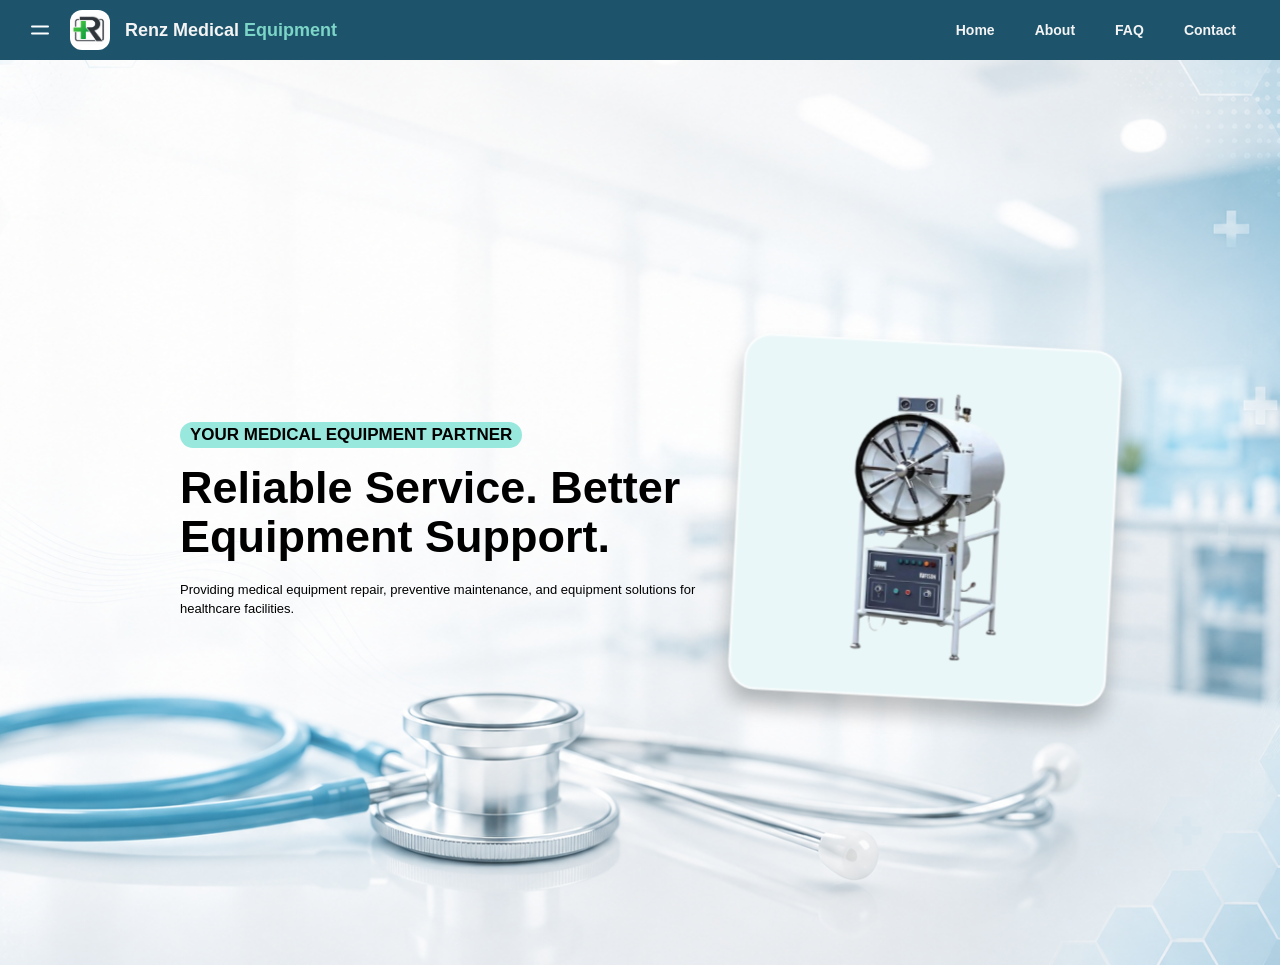
<file: index.html>
<!DOCTYPE html>
<html lang="en">
<head>
    <title>RENZ MEDICAL ENTERPRISES</title>
    <link rel="stylesheet" href="style.css">
    <meta name="viewport" content="width=device-width, initial-scale=1.0">
    <meta charset="UTF-8">
</head>
<body>
  <header class="header">

    <div class="menu-container">

    <button class="menu-toggle" aria-label="Open-menu">
        <span></span>
        <span></span>
    </button>

    <div class="menu-drop">
        <nav class="menu-icons">
    <span class="menu-icon" title="Services">⚒</span>
    <span class="menu-icon" title="Equipment">⚙</span>
    <span class="menu-icon" title="Support">﹖</span>
          </nav>

        <nav class="menu-labels">
          <div class="menu-item">
             <span class="menu-title">Services</span>
               <div class="submenu">
            <a href="repair.html">Repairs</a>
            <a href="pms.html">PMS</a>
            <a href="refurbish.html">Refurbish</a>
          </div>
          </div>
         
          <div class="menu-item">
            <a href="equipment.html" class="menu-equip">Equipment</a>
          </div>
          
          <div class="menu-item">
            <a href="hellAI.html" class="menu-equip">AI Chat Support</a>
          </div>
            
        </nav>

    </div>
</div>
    <div class="logo">
      <div class="logo-icon">
        <img src="images/logo.png" alt="Renz Medical Logo">
        </div>
        <h2> 
          <span class="renz">Renz Medical</span>
          <span class="equip">Equipment</span>
        </h2>
    </div>
    <nav class="navbar">
      <a href="index.html" class="active">Home</a>
      <a href="about.html">About</a>
      <a href="faq.html">FAQ</a>
      <a href="contact.html" class="nav-contact">Contact<span class="nav-preview"><span class="nav-preview-box"><strong>Contact Us</strong><span>Have a question about our services or equipment? Reach us by phone, Viber, Facebook or email, or send us a message.</span></span></span></a>
    </nav>
  </header>

  <main>
    <section class="homepage" id="home">
      <div class="home-text">
        <p class="home-label">YOUR MEDICAL EQUIPMENT PARTNER</p>
        <h1>Reliable Service. Better Equipment Support.</h1>
           <p class="home-desc">
          Providing medical equipment repair, preventive maintenance,
          and equipment solutions for healthcare facilities.
        </p>
         </div>

         <div class="product">
          <img src="images/autoclave.png"
          alt="Medical Autoclave"
          class="product-image active"
          id="showcase-image">
         </div>
    </section>
  </main>
  <script src="script.js"></script>
</body>
</html>
</file>
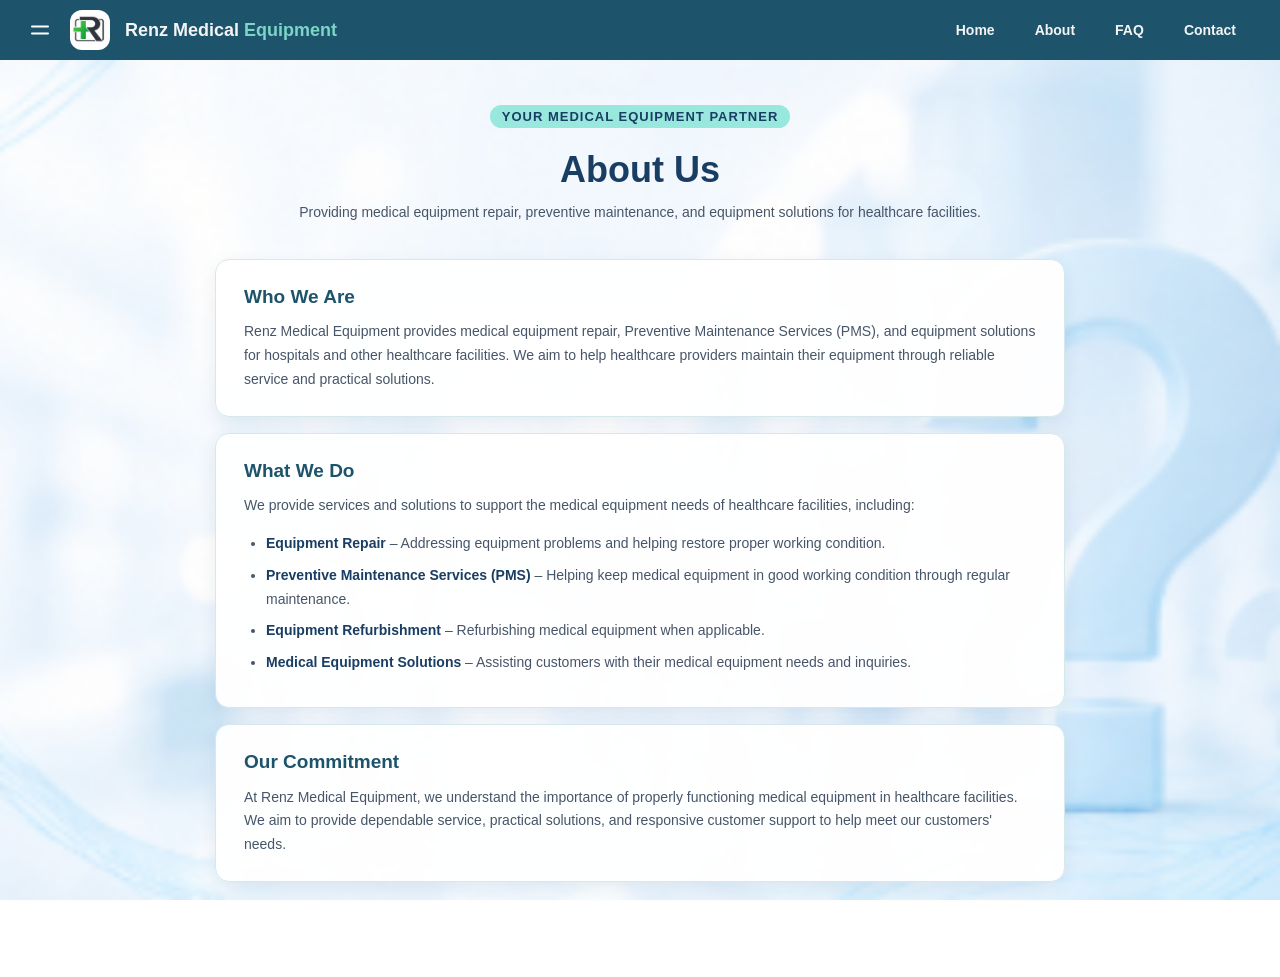
<file: about.html>
<!DOCTYPE html>
<html lang="en">
<head>
    <meta charset="UTF-8">
    <meta name="viewport" content="width=device-width, initial-scale=1.0">
    <title>ABOUT US| Renz Medical Equipment</title>
    <link rel="stylesheet" href="style.css">
</head>
<body class="about-page">
<header class="header">

    <div class="menu-container">

    <button class="menu-toggle" aria-label="Open-menu">
        <span></span>
        <span></span>
    </button>

    <div class="menu-drop">
        <nav class="menu-icons">
    <span class="menu-icon" title="Services">⚒</span>
    <span class="menu-icon" title="Equipment">⚙</span>
    <span class="menu-icon" title="Support">﹖</span>
          </nav>

        <nav class="menu-labels">
          <div class="menu-item">
             <span class="menu-title">Services</span>
               <div class="submenu">
            <a href="repair.html">Repairs</a>
            <a href="pms.html">PMS</a>
            <a href="refurbish.html">Refurbish</a>
          </div>
          </div>
         
          <div class="menu-item">
            <a href="equipment.html" class="menu-equip">Equipment</a>
          </div>
          
          <div class="menu-item">
            <a href="hellAI.html" class="menu-equip">AI Chat Support</a>
          </div>
        </nav>
        
    </div>
</div>
    <div class="logo">
      <div class="logo-icon">
        <img src="images/logo.png" alt="Renz Medical Logo">
        </div>
        <h2> 
          <span class="renz">Renz Medical</span>
          <span class="equip">Equipment</span>
        </h2>
    </div>
    <nav class="navbar">
      <a href="index.html">Home</a>
      <a href="about.html" class="active">About</a>
      <a href="faq.html">FAQ</a>
      <a href="contact.html" class="nav-contact">Contact<span class="nav-preview"><span class="nav-preview-box"><strong>Contact Us</strong><span>Have a question about our services or equipment? Reach us by phone, Viber, Facebook or email, or send us a message.</span></span></span></a>
    </nav>
  </header>

  <main>
    <section class="about-section" id="about">

      <div class="about-heading">
        <p class="about-label">YOUR MEDICAL EQUIPMENT PARTNER</p>
        <h1>About Us</h1>
        <p>
          Providing medical equipment repair, preventive maintenance,
          and equipment solutions for healthcare facilities.
        </p>
      </div>

      <div class="about-list">

        <div class="about-item">
          <h2>Who We Are</h2>
          <p>
            Renz Medical Equipment provides medical equipment repair, Preventive
            Maintenance Services (PMS), and equipment solutions for hospitals and
            other healthcare facilities. We aim to help healthcare providers
            maintain their equipment through reliable service and practical
            solutions.
          </p>
        </div>

        <div class="about-item">
          <h2>What We Do</h2>
          <p>
            We provide services and solutions to support the medical equipment
            needs of healthcare facilities, including:
          </p>
          <ul>
            <li><strong>Equipment Repair</strong> &ndash; Addressing equipment problems and helping restore proper working condition.</li>
            <li><strong>Preventive Maintenance Services (PMS)</strong> &ndash; Helping keep medical equipment in good working condition through regular maintenance.</li>
            <li><strong>Equipment Refurbishment</strong> &ndash; Refurbishing medical equipment when applicable.</li>
            <li><strong>Medical Equipment Solutions</strong> &ndash; Assisting customers with their medical equipment needs and inquiries.</li>
          </ul>
        </div>

        <div class="about-item">
          <h2>Our Commitment</h2>
          <p>
            At Renz Medical Equipment, we understand the importance of properly
            functioning medical equipment in healthcare facilities. We aim to
            provide dependable service, practical solutions, and responsive
            customer support to help meet our customers' needs.
          </p>
        </div>

      </div>

    </section>
  </main>

</body>
</html>
</file>
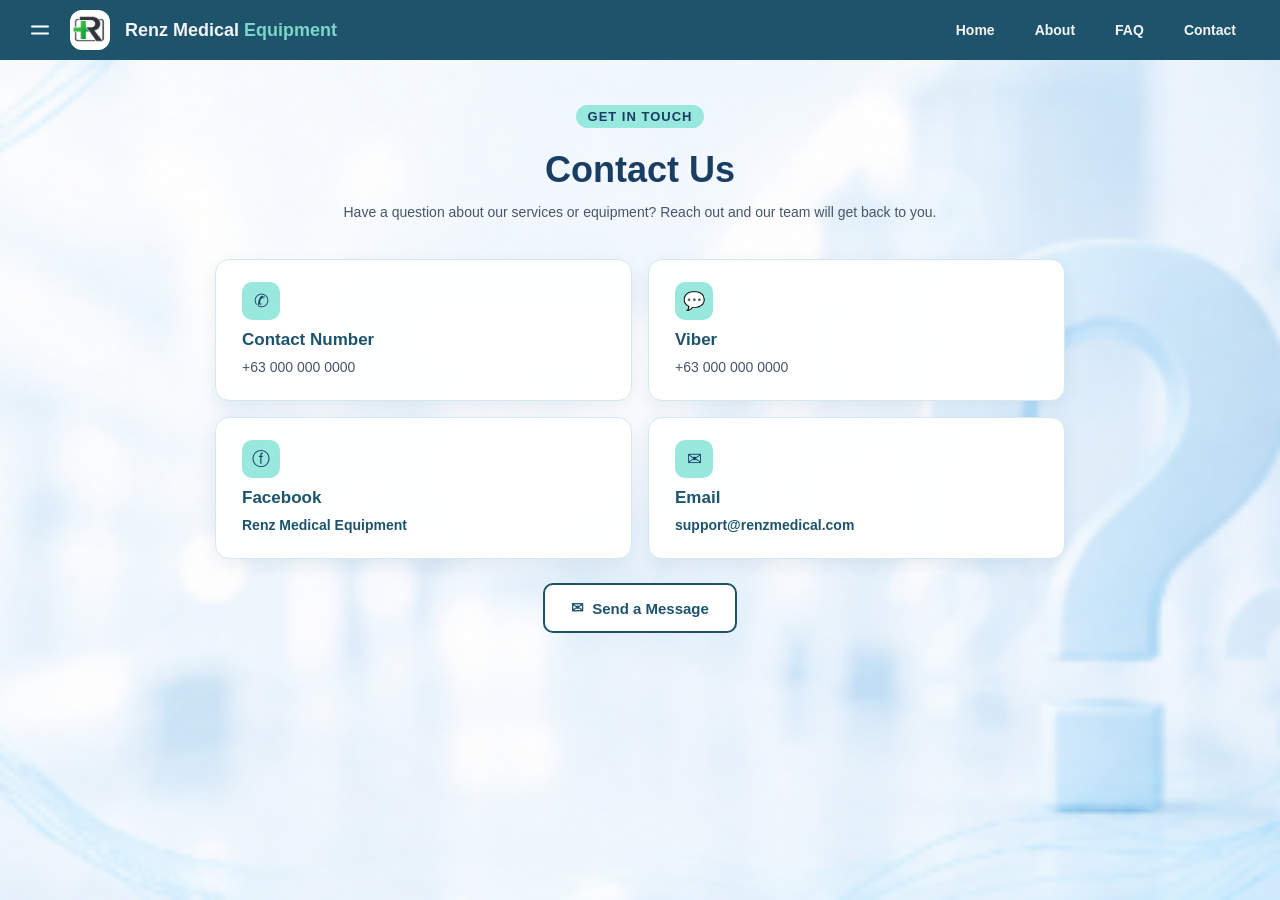
<file: contact.html>
<!DOCTYPE html>
<html lang="en">
<head>
    <meta charset="UTF-8">
    <meta name="viewport" content="width=device-width, initial-scale=1.0">
    <title>CONTACT US | Renz Medical Equipment</title>
    <link rel="stylesheet" href="style.css">
</head>
<body class="about-page">
<header class="header">

    <div class="menu-container">

    <button class="menu-toggle" aria-label="Open-menu">
        <span></span>
        <span></span>
    </button>

    <div class="menu-drop">
        <nav class="menu-icons">
    <span class="menu-icon" title="Services">⚒</span>
    <span class="menu-icon" title="Equipment">⚙</span>
    <span class="menu-icon" title="Support">﹖</span>
          </nav>

        <nav class="menu-labels">
          <div class="menu-item">
             <span class="menu-title">Services</span>
               <div class="submenu">
            <a href="repair.html">Repairs</a>
            <a href="pms.html">PMS</a>
            <a href="refurbish.html">Refurbish</a>
          </div>
          </div>

          <div class="menu-item">
            <a href="equipment.html" class="menu-equip">Equipment</a>
          </div>

          <div class="menu-item">
            <a href="hellAI.html" class="menu-equip">AI Chat Support</a>
          </div>
        </nav>

    </div>
</div>
    <div class="logo">
      <div class="logo-icon">
        <img src="images/logo.png" alt="Renz Medical Logo">
        </div>
        <h2>
          <span class="renz">Renz Medical</span>
          <span class="equip">Equipment</span>
        </h2>
    </div>
    <nav class="navbar">
      <a href="index.html">Home</a>
      <a href="about.html">About</a>
      <a href="faq.html">FAQ</a>
      <a href="contact.html" class="nav-contact active">Contact<span class="nav-preview"><span class="nav-preview-box"><strong>Contact Us</strong><span>Have a question about our services or equipment? Reach us by phone, Viber, Facebook or email, or send us a message.</span></span></span></a>
    </nav>
  </header>

  <main>
    <section class="contact-section" id="contact">

      <div class="about-heading">
        <p class="about-label">GET IN TOUCH</p>
        <h1>Contact Us</h1>
        <p>
          Have a question about our services or equipment? Reach out and our
          team will get back to you.
        </p>
      </div>

      
      <div class="contact-cards">
        <div class="contact-card">
          <span class="contact-card-icon" aria-hidden="true">✆</span>
          <h2>Contact Number</h2>
          <p>+63 000 000 0000</p>
        </div>

        <div class="contact-card">
          <span class="contact-card-icon" aria-hidden="true">💬</span>
          <h2>Viber</h2>
          <p>+63 000 000 0000</p>
        </div>

        <div class="contact-card">
          <span class="contact-card-icon" aria-hidden="true">ⓕ</span>
          <h2>Facebook</h2>
          <p><a href="https://www.facebook.com/" target="_blank" rel="noopener">Renz Medical Equipment</a></p>
        </div>

        <div class="contact-card">
          <span class="contact-card-icon" aria-hidden="true">✉</span>
          <h2>Email</h2>
          <p><a href="mailto:support@renzmedical.com">support@renzmedical.com</a></p>
        </div>
      </div>

      <div class="contact-actions" role="tablist">
        <button type="button" class="contact-action-btn" data-target="message-panel" aria-expanded="false">
          <span aria-hidden="true">✉</span> Send a Message
        </button>
      </div>

      <div class="contact-panel" id="message-panel" hidden>
      <form class="request-form contact-form" id="contact-form">
        <h2>Send Us a Message</h2>

        <div class="request-grid">
          <div class="request-group">
            <label for="contact-name">Full Name *</label>
            <input type="text" id="contact-name" name="fullName" placeholder="Enter your name" required>
          </div>

          <div class="request-group">
            <label for="contact-facility">Hospital / Facility *</label>
            <input type="text" id="contact-facility" name="facility" placeholder="Facility name" required>
          </div>

          <div class="request-group">
            <label for="contact-email">Email Address *</label>
            <input type="email" id="contact-email" name="email" placeholder="Email Address" required>
          </div>

          <div class="request-group">
            <label for="contact-phone">Phone Number *</label>
            <input type="tel" id="contact-phone" name="phone" placeholder="Contact number" required>
          </div>
        </div>

        <div class="request-group request-notes">
          <label for="contact-subject">Subject *</label>
          <select id="contact-subject" name="subject" required>
            <option value="">Select a subject</option>
            <option value="General Inquiry">General Inquiry</option>
            <option value="Repair Services">Repair Services</option>
            <option value="Preventive Maintenance (PMS)">Preventive Maintenance (PMS)</option>
            <option value="Equipment Refurbishment">Equipment Refurbishment</option>
            <option value="Equipment Availability">Equipment Availability</option>
            <option value="Other">Other</option>
          </select>
        </div>

        <div class="request-group request-notes">
          <label for="contact-message">Message *</label>
          <textarea id="contact-message" name="message" rows="5"
                    placeholder="How can we help you?" required></textarea>
        </div>

        <button type="submit" class="request-submit">Send Message</button>
        <p class="request-note">* Required fields</p>
      </form>
      </div>
  </main>

  <script src="script.js"></script>
  <script>
  async function sendToBackend(formData, formEl, btn, okMsg) {
      const original = btn.textContent;
      btn.disabled = true;
      btn.textContent = "Sending...";
      try {
        const res = await fetch("http://localhost:8000/api/services", { method: "POST", body: formData });
        if (res.ok) {
          // Premium UI Popup using the custom message!
          showSuccessPopup(okMsg);
          formEl.reset();
        } else {
          alert("Something went wrong. Please check your inputs and try again.");
        }
      } catch (err) {
        console.error("Error submitting form:", err);
        alert("Failed to connect to the server.");
      } finally {
        btn.disabled = false;
        btn.textContent = original;
      }
    }

    const contactForm = document.getElementById("contact-form");
    contactForm.addEventListener("submit", function (e) {
      e.preventDefault();
      const fd = new FormData();
      const subject = document.getElementById("contact-subject").value;
      const message = document.getElementById("contact-message").value;

      fd.append("request_type", "Message");
      fd.append("full_name", document.getElementById("contact-name").value);
      fd.append("facility", document.getElementById("contact-facility").value);
      fd.append("email", document.getElementById("contact-email").value);
      fd.append("phone", document.getElementById("contact-phone").value);
      fd.append("equipment_type", "N/A");
      fd.append("description", `SUBJECT: ${subject}\n\nMESSAGE: ${message}`);

      sendToBackend(fd, contactForm, contactForm.querySelector(".request-submit"),
        "Message sent! Our team will get back to you soon.");
    });

    
    const panelButtons = document.querySelectorAll(".contact-action-btn");
    function togglePanel(id) {
      panelButtons.forEach(function (btn) {
        const panel = document.getElementById(btn.dataset.target);
        const open = btn.dataset.target === id && panel.hidden;
        panel.hidden = !open;
        btn.classList.toggle("active", open);
        btn.setAttribute("aria-expanded", open);
        if (open) panel.scrollIntoView({ behavior: "smooth", block: "start" });
      });
    }
    panelButtons.forEach(function (btn) {
      btn.addEventListener("click", function () { togglePanel(btn.dataset.target); });
    });
    
    if (window.location.hash === "#quote") togglePanel("quote-panel");
    if (window.location.hash === "#message") togglePanel("message-panel");

    
    const cqForm = document.getElementById("cq-form");
    cqForm.addEventListener("submit", function (e) {
      e.preventDefault();
      const fd = new FormData();
      const notes = document.getElementById("cq-notes").value.trim();
      fd.append("request_type", "Quote");
      fd.append("full_name", document.getElementById("cq-name").value);
      fd.append("facility", document.getElementById("cq-facility").value);
      fd.append("email", document.getElementById("cq-email").value);
      fd.append("phone", document.getElementById("cq-phone").value);
      fd.append("equipment_type", document.getElementById("cq-category").value);
      fd.append("equipment_model", document.getElementById("cq-model").value);
      fd.append("quantity", document.getElementById("cq-quantity").value);
      fd.append("location", document.getElementById("cq-location").value);
      fd.append("condition_status", document.getElementById("cq-condition").value);
      fd.append("preferred_date", document.getElementById("cq-date").value);
      fd.append("description", notes ? `QUOTE NOTES: ${notes}` : "Quote request (no additional notes)");
      sendToBackend(fd, cqForm, cqForm.querySelector(".request-submit"),
        "Quote request submitted! Our team will send your quotation soon.");
    });
  </script>
</body>
</html>
</file>
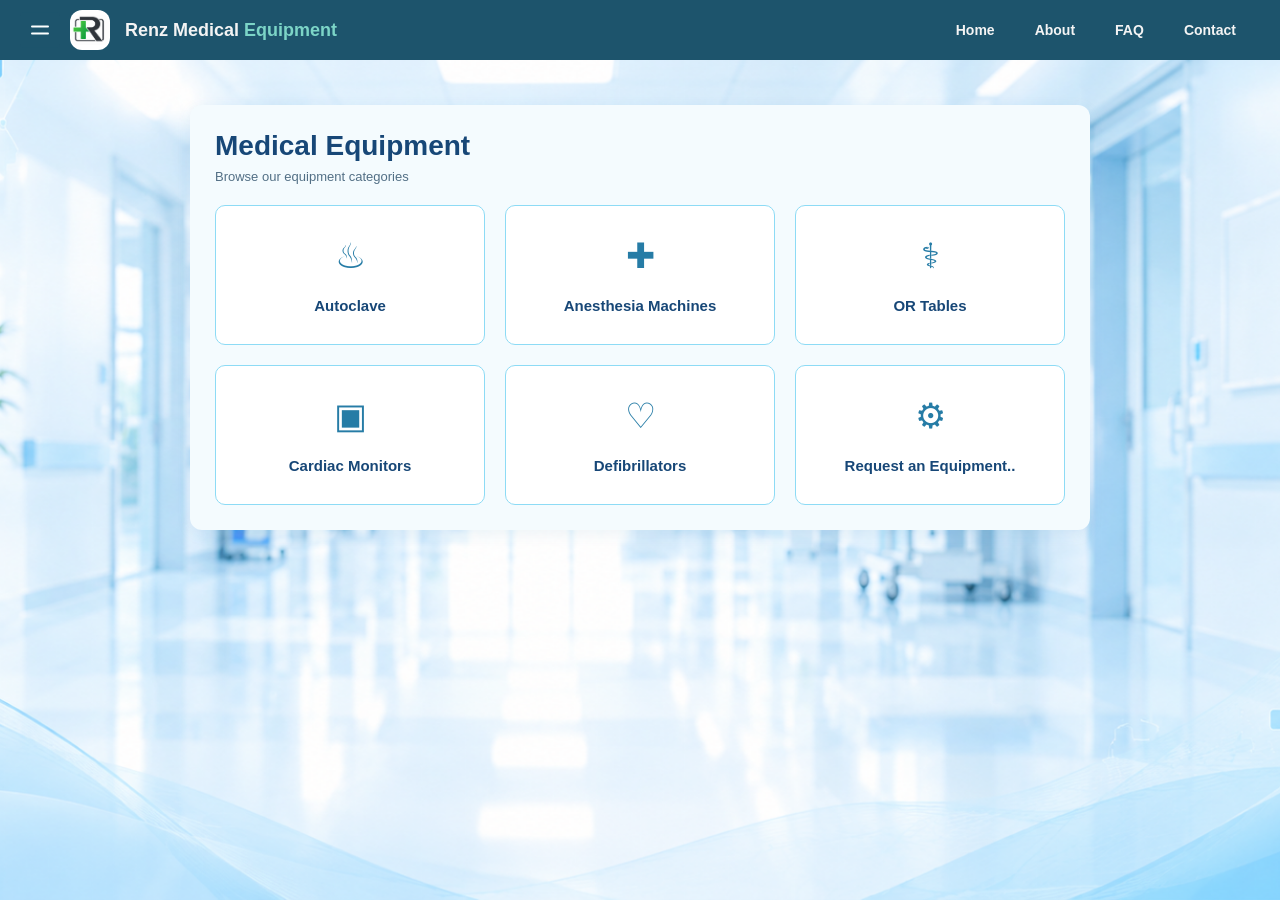
<file: equipment.html>
<!DOCTYPE html>
<html lang="en">
<head>
    <title>Equipment | Renz Medical Equipment</title>
    <link rel="stylesheet" href="style.css">
    <meta name="viewport" content="width=device-width, initial-scale=1.0">
    <meta charset="UTF-8">
</head>
<body class="equip-page">
  <header class="header">

    <div class="menu-container">

    <button class="menu-toggle" aria-label="Open-menu">
        <span></span>
        <span></span>
    </button>

    <div class="menu-drop">
        <nav class="menu-icons">
    <span class="menu-icon" title="Services">⚒</span>
    <span class="menu-icon" title="Equipment">⚙</span>
    <span class="menu-icon" title="Support">﹖</span>
          </nav>

        <nav class="menu-labels">
          <div class="menu-item">
             <span class="menu-title">Services</span>
               <div class="submenu">
            <a href="repair.html">Repairs</a>
            <a href="pms.html">PMS</a>
            <a href="refurbish.html">Refurbish</a>
          </div>
          </div>
         
          <div class="menu-item">
            <a href="equipment.html" class="menu-equip">Equipment</a>
          </div>
          
          <div class="menu-item">
            <a href="hellAI.html" class="menu-equip">AI Chat Support</a>
          </div>
            
        </nav>

    </div>
</div>
    <div class="logo">
      <div class="logo-icon">
        <img src="images/logo.png" alt="Renz Medical Logo">
        </div>
        <h2> 
          <span class="renz">Renz Medical</span>
          <span class="equip">Equipment</span>
        </h2>
    </div>
   <nav class="navbar">
      <a href="index.html">Home</a>
      <a href="about.html">About</a>
      <a href="faq.html">FAQ</a>
      <a href="contact.html" class="nav-contact">Contact<span class="nav-preview"><span class="nav-preview-box"><strong>Contact Us</strong><span>Have a question about our services or equipment? Reach us by phone, Viber, Facebook or email, or send us a message.</span></span></span></a>
    </nav>
  </header>
<section class="equipment-section">

        <div class="equipment-heading">
            <h1>Medical Equipment</h1>
            <p>Browse our equipment categories</p>
        </div>

        <div class="equipment-grid">

          <a href="#" class="equipment-card" onclick="openModal(event)">
         <div class="equipment-icon">♨</div>
        <h3>Autoclave</h3>
        </a>

            <a href="#" class="equipment-card" onclick="openAnesthesiaModal(event)">
                <div class="equipment-icon">✚</div>
                <h3>Anesthesia Machines</h3>
            </a>

            <a href="#" class="equipment-card" onclick="openTableModal(event)">
                <div class="equipment-icon">⚕</div>
                <h3>OR Tables</h3>
            </a>

            <a href="#" class="equipment-card" onclick="openCardiacModal(event)">
                <div class="equipment-icon">▣</div>
                <h3>Cardiac Monitors</h3>
            </a>

            <a href="#" class="equipment-card" onclick="openDefibModal(event)">
                <div class="equipment-icon">♡</div>
                <h3>Defibrillators</h3>
            </a>

            <a href="request-equipment.html" class="equipment-card">
                <div class="equipment-icon">⚙</div>
                <h3>Request an Equipment..</h3>
            </a>
        </div>
       
<!-- AUTOCLAVE MODAL -->
<div id="autoclaveModal" class="modal">

    <div class="modal-content"
         role="dialog"
         aria-modal="true"
         aria-labelledby="autoclaveTitle"
         onclick="event.stopPropagation()">

        <!-- CLOSE BUTTON -->
        <button type="button"
                class="close-btn"
                onclick="closeModal()"
                aria-label="Close modal">
            &times;
        </button>

        <!-- MODAL HEADER -->
        <div class="modal-header">
            <div>
                <h2 id="autoclaveTitle">Autoclaves</h2>

                <p>
                    Steam sterilizers for safe and effective
                    infection control.
                </p>
            </div>
        </div>

        <!-- MODAL BODY -->
        <div class="modal-body">

            <!-- PRODUCT IMAGE -->
            <div class="modal-product-image">
                <img id="autoclaveImage"
                     src="images/autoclave.png"
                     alt="Autoclave sterilizer">
                 <img id="autoclaveImage2"
                     src="images/autoclave-2.png"
                     alt="Class B Autoclave"
                    style="display: none;">
            </div>

            <!-- PRODUCT DETAILS -->
            <div class="modal-details">

                <h3 id="autoclaveModel">
                    Class A Autoclave
                </h3>

                <span class="equipment-tag">
                    Medical and Laboratory Equipment
                </span>

                <p id="autoclaveDescription"
                   class="modal-description">
                    A device that uses pressurized saturated steam
                    to sterilize reusable instruments, laboratory
                    glassware, and other compatible materials.
                </p>

                <!-- FEATURES -->
                <div class="modal-features">

                    <div class="feature-item">
                        <span class="feature-check">✓</span>

                        <div>
                            <h4>QUALITY EQUIPMENT</h4>
                            <p>Trusted and reliable options</p>
                        </div>
                    </div>

                    <div class="feature-item">
                        <span class="feature-check">✓</span>

                        <div>
                            <h4>EXPERT SUPPORT</h4>
                            <p>Maintenance, repair, and service</p>
                        </div>
                    </div>

                    <div class="feature-item">
                        <span class="feature-check">✓</span>

                        <div>
                            <h4>CUSTOM SOLUTIONS</h4>
                            <p>Support for your facility's needs</p>
                        </div>
                    </div>

                </div>

                <!-- VIEW DETAILS BUTTON -->
                <div class="modal-actions">
                   <a id="autoclaveDetailsLink"
                     href="view-details.html?item=autoclave-a"
                     class="view-details-btn">
                    VIEW DETAILS &gt;
                        </a>
                </div>

            </div>
        </div>

        <!-- PREVIOUS BUTTON -->
        <button type="button"
                class="slide-arrow slide-prev"
                onclick="changeAutoclave(-1)"
                aria-label="Previous autoclave">
            &#10094;
        </button>

        <!-- NEXT BUTTON -->
        <button type="button"
                class="slide-arrow slide-next"
                onclick="changeAutoclave(1)"
                aria-label="Next autoclave">
            &#10095;
        </button>

    </div>
</div>
<!-- END AUTOCLAVE MODAL -->

<!-- ANESTHESIA MACHINE MODAL -->
<div id="anesthesiaModal" class="modal">

    <div class="modal-content"
         role="dialog"
         aria-modal="true"
         aria-labelledby="anesthesiaTitle"
         onclick="event.stopPropagation()">

        <!-- CLOSE BUTTON -->
        <button type="button"
                class="close-btn"
                onclick="closeAnesthesiaModal()"
                aria-label="Close modal">
            &times;
        </button>

        <!-- MODAL HEADER -->
        <div class="modal-header">
            <div>
                <h2 id="anesthesiaTitle">Anesthesia Machines</h2>

                <p>
                    Equipment designed to support anesthesia
                    delivery during medical procedures.
                </p>
            </div>
        </div>

        <!-- MODAL BODY -->
        <div class="modal-body">

            <!-- PRODUCT IMAGE -->
            <div class="modal-product-image">
                <img id="anesthesia-1"
                     src="images/anesthesia-1.png"
                     alt="Anesthesia machine">
                <img id="anesthesia-2"
                    src="images/anesthesia-2.png"
                    style="display: none;">
                </div>

            <!-- PRODUCT DETAILS -->
            <div class="modal-details">

                <h3 id="anesthesiaModel">
                    Anesthesia Machine Model A
                </h3>

                <span class="equipment-tag">
                    Medical Equipment
                </span>

                <p id="anesthesiaDescription"
                   class="modal-description">
                    An anesthesia machine is used by trained
                    healthcare professionals to deliver and
                    manage anesthetic gases during medical
                    procedures.
                </p>

                <!-- FEATURES -->
                <div class="modal-features">

                    <div class="feature-item">
                        <span class="feature-check">✓</span>

                        <div>
                            <h4>QUALITY EQUIPMENT</h4>
                            <p>Reliable equipment options</p>
                        </div>
                    </div>

                    <div class="feature-item">
                        <span class="feature-check">✓</span>

                        <div>
                            <h4>EXPERT SUPPORT</h4>
                            <p>Maintenance, repair, and service</p>
                        </div>
                    </div>

                    <div class="feature-item">
                        <span class="feature-check">✓</span>

                        <div>
                            <h4>CUSTOM SOLUTIONS</h4>
                            <p>Support for your facility's needs</p>
                        </div>
                    </div>

                </div>

                <!-- VIEW DETAILS BUTTON -->
                <div class="modal-actions">
                    <a id="anesthesiaDetailsLink"
   href="view-details.html?item=anesthesia-a"
   class="view-details-btn">
    VIEW DETAILS &gt;
</a>
                </div>

            </div>
        </div>

        <!-- PREVIOUS BUTTON -->
        <button type="button"
                class="slide-arrow slide-prev"
                onclick="changeAnesthesia(-1)"
                aria-label="Previous anesthesia machine">
            &#10094;
        </button>

        <!-- NEXT BUTTON -->
        <button type="button"
                class="slide-arrow slide-next"
                onclick="changeAnesthesia(1)"
                aria-label="Next anesthesia machine">
            &#10095;
        </button>

    </div>
</div>
<!-- END OF ANESTHESIA -->

<!-- OR TABLE MODAL -->
<div id="tableModal" class="modal">

    <div class="modal-content"
         role="dialog"
         aria-modal="true"
         aria-labelledby="tableTitle"
         onclick="event.stopPropagation()">

        <!-- CLOSE BUTTON -->
        <button type="button"
                class="close-btn"
                onclick="closeTableModal()"
                aria-label="Close modal">
            &times;
        </button>

        <!-- MODAL HEADER -->
        <div class="modal-header">
            <div>
                <h2 id="tableTitle">Operating Room Tables</h2>

                <p>
                    Equipment designed to support patient
                    positioning during surgical procedures.
                </p>
            </div>
        </div>

        <!-- MODAL BODY -->
        <div class="modal-body">

            <!-- PRODUCT IMAGE -->

        <div class="modal-product-image">
     <img id="tableImage"
         src="images/table-1.png"
         alt="OR Table Model A">
        </div>
            <!-- PRODUCT DETAILS -->
            <div class="modal-details">

                <h3 id="tableModel">OR Table Model A</h3>

                <span class="equipment-tag">
                    Medical Equipment
                </span>

                <p id="tableDescription"
                   class="modal-description">
                    An operating room table designed to support
                    patient positioning during surgical procedures.
                </p>

                <!-- FEATURES -->
                <div class="modal-features">

                    <div class="feature-item">
                        <span class="feature-check">✓</span>
                        <div>
                            <h4>QUALITY EQUIPMENT</h4>
                            <p>Reliable equipment options</p>
                        </div>
                    </div>

                    <div class="feature-item">
                        <span class="feature-check">✓</span>
                        <div>
                            <h4>EXPERT SUPPORT</h4>
                            <p>Maintenance, repair, and service</p>
                        </div>
                    </div>

                    <div class="feature-item">
                        <span class="feature-check">✓</span>
                        <div>
                            <h4>CUSTOM SOLUTIONS</h4>
                            <p>Support for your facility's needs</p>
                        </div>
                    </div>

                </div>

                <!-- VIEW DETAILS BUTTON -->
                <div class="modal-actions">
                    <a id="tableDetailsLink"
                href="view-details.html?item=table-a"
                class="view-details-btn">
                 VIEW DETAILS &gt;
                    </a>
                </div>

            </div>
        </div>

        <!-- PREVIOUS BUTTON -->
        <button type="button"
                class="slide-arrow slide-prev"
                onclick="changeTable(-1)"
                aria-label="Previous OR table">
            &#10094;
        </button>

        <!-- NEXT BUTTON -->
        <button type="button"
                class="slide-arrow slide-next"
                onclick="changeTable(1)"
                aria-label="Next OR table">
            &#10095;
        </button>

    </div>
</div>
<!-- END OF OR TABLE -->

<!-- CARDIAC MONITOR MODAL -->
<div id="cardiacModal" class="modal">

    <div class="modal-content"
         role="dialog"
         aria-modal="true"
         aria-labelledby="cardiacTitle"
         onclick="event.stopPropagation()">

        <!-- CLOSE BUTTON -->
        <button type="button"
                class="close-btn"
                onclick="closeCardiacModal()"
                aria-label="Close modal">
            &times;
        </button>

        <!-- MODAL HEADER -->
        <div class="modal-header">
            <div>
                <h2 id="cardiacTitle">Cardiac Monitors</h2>

                <p>
                    Equipment designed to monitor heart activity
                    and other vital signs.
                </p>
            </div>
        </div>

        <!-- MODAL BODY -->
        <div class="modal-body">

            <!-- PRODUCT IMAGE -->
            <div class="modal-product-image">
                <img id="cardiacImage"
                     src="images/cardiac-1.png"
                     alt="Cardiac Monitor Model A">
            </div>

            <!-- PRODUCT DETAILS -->
            <div class="modal-details">

                <h3 id="cardiacModel">
                    Cardiac Monitor Model A
                </h3>

                <span class="equipment-tag">
                    Medical Equipment
                </span>

                <p id="cardiacDescription"
                   class="modal-description">
                    A medical monitoring device used by healthcare
                    professionals to observe a patient's heart rate
                    and other vital signs.
                </p>

                <!-- FEATURES -->
                <div class="modal-features">

                    <div class="feature-item">
                        <span class="feature-check">✓</span>
                        <div>
                            <h4>QUALITY EQUIPMENT</h4>
                            <p>Reliable equipment options</p>
                        </div>
                    </div>

                    <div class="feature-item">
                        <span class="feature-check">✓</span>
                        <div>
                            <h4>EXPERT SUPPORT</h4>
                            <p>Maintenance, repair, and service</p>
                        </div>
                    </div>

                    <div class="feature-item">
                        <span class="feature-check">✓</span>
                        <div>
                            <h4>CUSTOM SOLUTIONS</h4>
                            <p>Support for your facility's needs</p>
                        </div>
                    </div>

                </div>

                <!-- VIEW DETAILS BUTTON -->
                <div class="modal-actions">
                    <a id="cardiacDetailsLink"
                    href="view-details.html?item=cardiac-a"
                     class="view-details-btn">
                    VIEW DETAILS &gt;
                    </a>
                </div>

            </div>
        </div>

        <!-- PREVIOUS BUTTON -->
        <button type="button"
                class="slide-arrow slide-prev"
                onclick="changeCardiac(-1)"
                aria-label="Previous cardiac monitor">
            &#10094;
        </button>

        <!-- NEXT BUTTON -->
        <button type="button"
                class="slide-arrow slide-next"
                onclick="changeCardiac(1)"
                aria-label="Next cardiac monitor">
            &#10095;
        </button>

    </div>
</div>
<!-- END OF CARDIAC -->
 <!-- DEFIBRILLATOR MODAL -->
<div id="defibModal" class="modal">

    <div class="modal-content"
         role="dialog"
         aria-modal="true"
         aria-labelledby="defibTitle"
         onclick="event.stopPropagation()">

        <!-- CLOSE BUTTON -->
        <button type="button"
                class="close-btn"
                onclick="closeDefibModal()"
                aria-label="Close modal">
            &times;
        </button>

        <!-- MODAL HEADER -->
        <div class="modal-header">
            <div>
                <h2 id="defibTitle">Defibrillators</h2>

                <p>
                    Equipment used in emergency cardiac care.
                </p>
            </div>
        </div>

        <!-- MODAL BODY -->
        <div class="modal-body">

            <!-- PRODUCT IMAGE -->
            <div class="modal-product-image">
                <img id="defibImage"
                     src="images/defib-1.png"
                     alt="Defibrillator Model A">
            </div>

            <!-- PRODUCT DETAILS -->
            <div class="modal-details">

                <h3 id="defibModel">Defibrillator Model A</h3>

                <span class="equipment-tag">
                    Medical Equipment
                </span>

                <p id="defibDescription"
                   class="modal-description">
                    A medical device used by trained healthcare
                    professionals to help treat certain
                    life-threatening heart rhythm problems.
                </p>

                <!-- FEATURES -->
                <div class="modal-features">

                    <div class="feature-item">
                        <span class="feature-check">✓</span>
                        <div>
                            <h4>QUALITY EQUIPMENT</h4>
                            <p>Reliable equipment options</p>
                        </div>
                    </div>

                    <div class="feature-item">
                        <span class="feature-check">✓</span>
                        <div>
                            <h4>EXPERT SUPPORT</h4>
                            <p>Maintenance, repair, and service</p>
                        </div>
                    </div>

                    <div class="feature-item">
                        <span class="feature-check">✓</span>
                        <div>
                            <h4>CUSTOM SOLUTIONS</h4>
                            <p>Support for your facility's needs</p>
                        </div>
                    </div>

                </div>

                <!-- VIEW DETAILS BUTTON -->
                <div class="modal-actions">
                   <a id="defibDetailsLink"
                     href="view-details.html?item=defibrillator-a"
                 class="view-details-btn">
                    VIEW DETAILS &gt;
                    </a>
                </div>

            </div>
        </div>

        <!-- PREVIOUS BUTTON -->
        <button type="button"
                class="slide-arrow slide-prev"
                onclick="changeDefib(-1)"
                aria-label="Previous defibrillator">
            &#10094;
        </button>

        <!-- NEXT BUTTON -->
        <button type="button"
                class="slide-arrow slide-next"
                onclick="changeDefib(1)"
                aria-label="Next defibrillator">
            &#10095;
        </button>

    </div>
</div>
<!-- END OF DEFIB -->
</section>
<script src="script.js"></script>
</body>
</html>
</file>
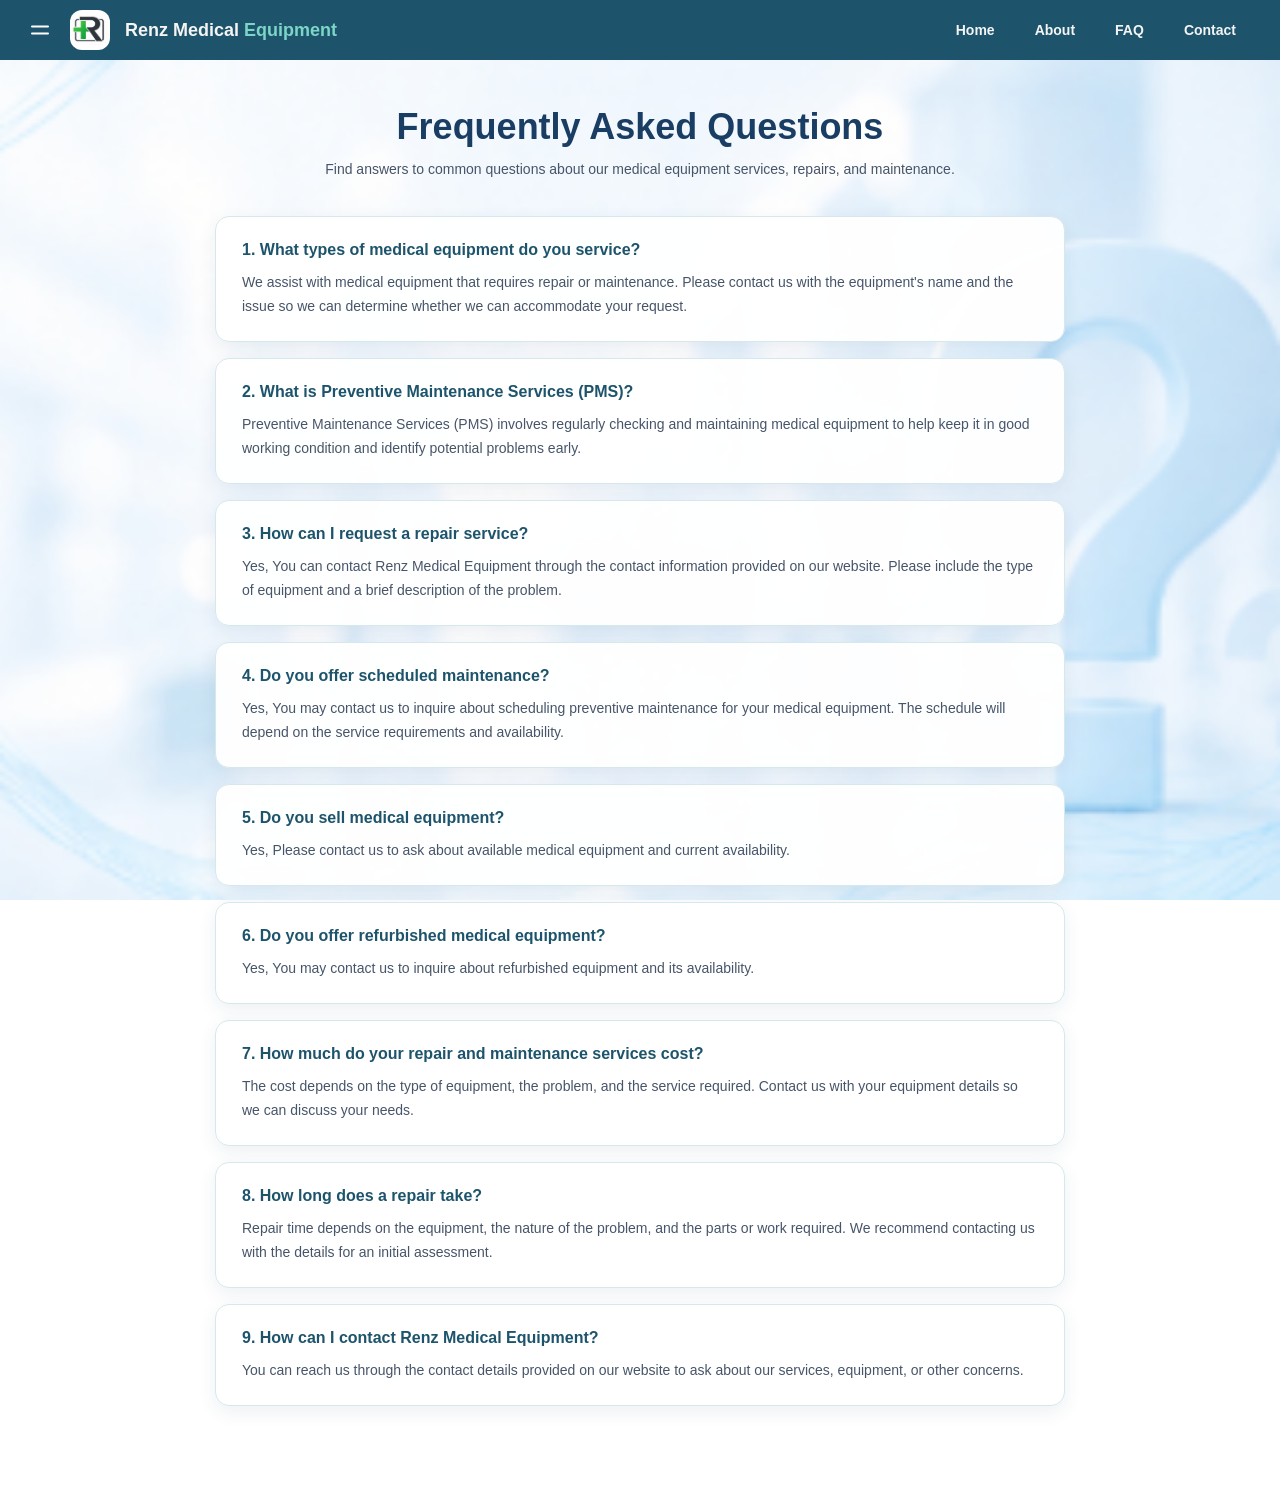
<file: faq.html>
<!DOCTYPE html>
<html lang="en">
<head>
    <meta charset="UTF-8">
    <meta name="viewport" content="width=device-width, initial-scale=1.0">
    <title>FAQ | Renz Medical Equipment</title>
    <link rel="stylesheet" href="style.css">
</head>
<body class="about-page">
<header class="header">

    <div class="menu-container">

    <button class="menu-toggle" aria-label="Open-menu">
        <span></span>
        <span></span>
    </button>

    <div class="menu-drop">
        <nav class="menu-icons">
    <span class="menu-icon" title="Services">⚒</span>
    <span class="menu-icon" title="Equipment">⚙</span>
    <span class="menu-icon" title="Support">﹖</span>
          </nav>

        <nav class="menu-labels">
          <div class="menu-item">
             <span class="menu-title">Services</span>
               <div class="submenu">
            <a href="repair.html">Repairs</a>
            <a href="pms.html">PMS</a>
            <a href="refurbish.html">Refurbish</a>
          </div>
          </div>
         
          <div class="menu-item">
            <a href="equipment.html" class="menu-equip">Equipment</a>
          </div>
          
          <div class="menu-item">
            <a href="hellAI.html" class="menu-equip">AI Chat Support</a>
          </div>
        </nav>
    </div>
</div>
    <div class="logo">
      <div class="logo-icon">
        <img src="images/logo.png" alt="Renz Medical Logo">
        </div>
        <h2> 
          <span class="renz">Renz Medical</span>
          <span class="equip">Equipment</span>
        </h2>
    </div>
    <nav class="navbar">
      <a href="index.html">Home</a>
      <a href="about.html">About</a>
      <a href="faq.html" class="active">FAQ</a>
      <a href="contact.html" class="nav-contact">Contact<span class="nav-preview"><span class="nav-preview-box"><strong>Contact Us</strong><span>Have a question about our services or equipment? Reach us by phone, Viber, Facebook or email, or send us a message.</span></span></span></a>
    </nav>
  </header>

  <main>
    <section class="faq-section" id="faq">

      <div class="faq-heading">
        <h1>Frequently Asked Questions</h1>
        <p>
          Find answers to common questions about our medical equipment
          services, repairs, and maintenance.
        </p>
      </div>

      <div class="faq-list">

        <div class="faq-item">
          <h2>1. What types of medical equipment do you service?</h2>
          <p>
            We assist with medical equipment that requires repair or maintenance.
            Please contact us with the equipment's name and the issue so we can
            determine whether we can accommodate your request.
          </p>
        </div>

        <div class="faq-item">
          <h2>2. What is Preventive Maintenance Services (PMS)?</h2>
          <p>
            Preventive Maintenance Services (PMS) involves regularly checking and
            maintaining medical equipment to help keep it in good working condition
            and identify potential problems early.
          </p>
        </div>

        <div class="faq-item">
          <h2>3. How can I request a repair service?</h2>
          <p>
            Yes, You can contact Renz Medical Equipment through the contact information
            provided on our website. Please include the type of equipment and a
            brief description of the problem.
          </p>
        </div>

        <div class="faq-item">
          <h2>4. Do you offer scheduled maintenance?</h2>
          <p>
            Yes, You may contact us to inquire about scheduling preventive maintenance
            for your medical equipment. The schedule will depend on the service
            requirements and availability.
          </p>
        </div>

        <div class="faq-item">
          <h2>5. Do you sell medical equipment?</h2>
          <p>
            Yes, Please contact us to ask about available medical equipment and current
            availability.
          </p>
        </div>

        <div class="faq-item">
          <h2>6. Do you offer refurbished medical equipment?</h2>
          <p>
            Yes, You may contact us to inquire about refurbished equipment and its
            availability.
          </p>
        </div>

        <div class="faq-item">
          <h2>7. How much do your repair and maintenance services cost?</h2>
          <p>
            The cost depends on the type of equipment, the problem, and the service
            required. Contact us with your equipment details so we can discuss your
            needs.
          </p>
        </div>

        <div class="faq-item">
          <h2>8. How long does a repair take?</h2>
          <p>
            Repair time depends on the equipment, the nature of the problem, and
            the parts or work required. We recommend contacting us with the details
            for an initial assessment.
          </p>
        </div>

        <div class="faq-item">
          <h2>9. How can I contact Renz Medical Equipment?</h2>
          <p>
            You can reach us through the contact details provided on our website
            to ask about our services, equipment, or other concerns.
          </p>
        </div>

      </div>

    </section>
  </main>

</body>
</html>
</file>
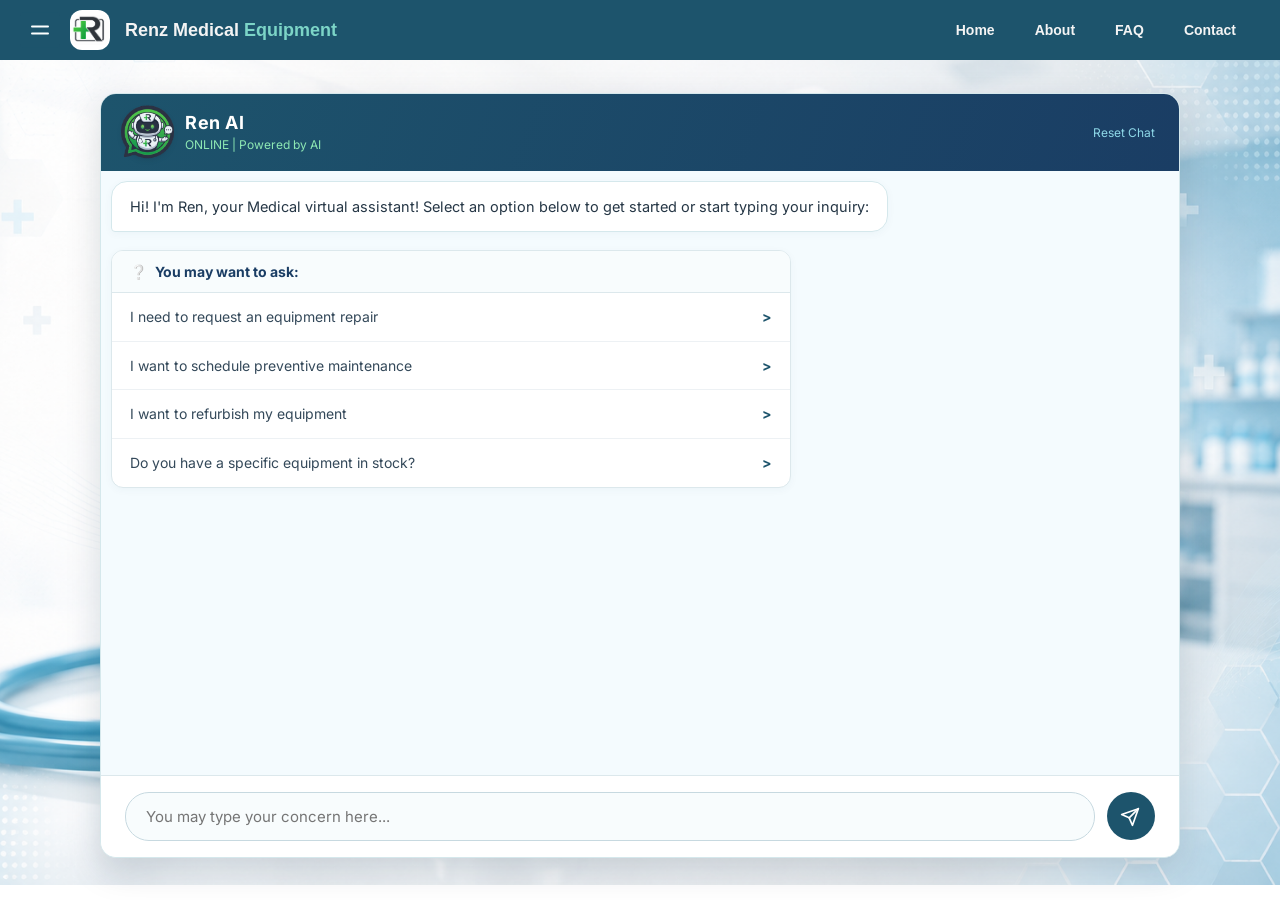
<file: hellAI.html>
<!DOCTYPE html>
<html lang="en">
<head>
    <title>RENZ MEDICAL ENTERPRISES | AI SUPPORT</title>
    
    <link rel="preconnect" href="https://fonts.googleapis.com">
    <link rel="preconnect" href="https://fonts.gstatic.com" crossorigin>
    <link href="https://fonts.googleapis.com/css2?family=Inter:wght@400;500;600;700&display=swap" rel="stylesheet">
    
    <link rel="stylesheet" href="style.css">
    <meta name="viewport" content="width=device-width, initial-scale=1.0">
    <meta charset="UTF-8">

</head>
<header class="header">

    <div class="menu-container">

    <button class="menu-toggle" aria-label="Open-menu">
        <span></span>
        <span></span>
    </button>

    <div class="menu-drop">
        <nav class="menu-icons">
    <span class="menu-icon" title="Services">⚒</span>
    <span class="menu-icon" title="Equipment">⚙</span>
    <span class="menu-icon" title="Support">﹖</span>
          </nav>

        <nav class="menu-labels">
          <div class="menu-item">
             <span class="menu-title">Services</span>
               <div class="submenu">
            <a href="repair.html">Repairs</a>
            <a href="pms.html">PMS</a>
            <a href="refurbish.html">Refurbish</a>
          </div>
          </div>
         
          <div class="menu-item">
            <a href="equipment.html" class="menu-equip">Equipment</a>
          </div>
          
          <div class="menu-item">
            <a href="hellAI.html" class="menu-equip">AI Chat Support</a>
          </div>
            
        </nav>

    </div>
</div>
    <div class="logo">
      <div class="logo-icon">
        <img src="images/logo.png" alt="Renz Medical Logo">
        </div>
        <h2> 
          <span class="renz">Renz Medical</span>
          <span class="equip">Equipment</span>
        </h2>
    </div>
   <nav class="navbar">
      <a href="index.html">Home</a>
      <a href="about.html">About</a>
      <a href="faq.html">FAQ</a>
      <a href="contact.html" class="nav-contact">Contact<span class="nav-preview"><span class="nav-preview-box"><strong>Contact Us</strong><span>Have a question about our services or equipment? Reach us by phone, Viber, Facebook or email, or send us a message.</span></span></span></a>
    </nav>
  </header>

  <main class="chat-layout">
      <div class="chat-wrapper">
          
          <!-- Chat Header -->
          <div class="chat-header-bar">
              <div class="chat-avatar-wrapper">
                  <img src="images/RENEGADElogod.png" alt="Renz AI Assistant" class="chat-bot-img">
              </div>
              <div class="chat-title-info">
                  <h3>Ren AI</h3>
                  <p>ONLINE  |  Powered by AI</p>
              </div>
              <button id="clear-chat-btn" style="background: none; border: none; color: #8ED8E8; cursor: pointer; font-size: 12px; margin-left: auto;">Reset Chat</button>
          </div>

          <!-- Chat Messages Area -->
          <div class="chat-messages" id="chat-messages">
              
              <!-- AI Greeting Bubble -->
              <div class="message ai-message">
                  <div class="message-content">Hi! I'm Ren, your Medical virtual assistant! Select an option below to get started or start typing your inquiry:</div>
              </div>

              <div class="suggestions-card">
                  <div class="suggestions-header">
                      <span class="question-icon">❔</span> You may want to ask:
                  </div>
                  <ul class="suggestions-list">
                      <li class="suggestion-item">I need to request an equipment repair <span>&gt;</span></li>
                      <li class="suggestion-item">I want to schedule preventive maintenance <span>&gt;</span></li>
                      <li class="suggestion-item">I want to refurbish my equipment <span>&gt;</span></li>
                      <li class="suggestion-item">Do you have a specific equipment in stock? <span>&gt;</span></li>
                  </ul>
              </div>
          </div>

          <!-- Input Area -->
          <div class="chat-input-wrapper">
              <input type="text" id="chat-input" placeholder="You may type your concern here..." autocomplete="off">
              <button id="chat-send-btn" aria-label="Send Message">
                  <!-- SVG Send Icon -->
                  <svg viewBox="0 0 24 24" fill="none" xmlns="http://www.w3.org/2000/svg">
                      <path d="M22 2L11 13" stroke="currentColor" stroke-width="2" stroke-linecap="round" stroke-linejoin="round"/>
                      <path d="M22 2L15 22L11 13L2 9L22 2Z" stroke="currentColor" stroke-width="2" stroke-linecap="round" stroke-linejoin="round"/>
                  </svg>
              </button>
          </div>
          
      </div>
  </main>
<script src="script.js"></script>
</body>
</html>
</file>
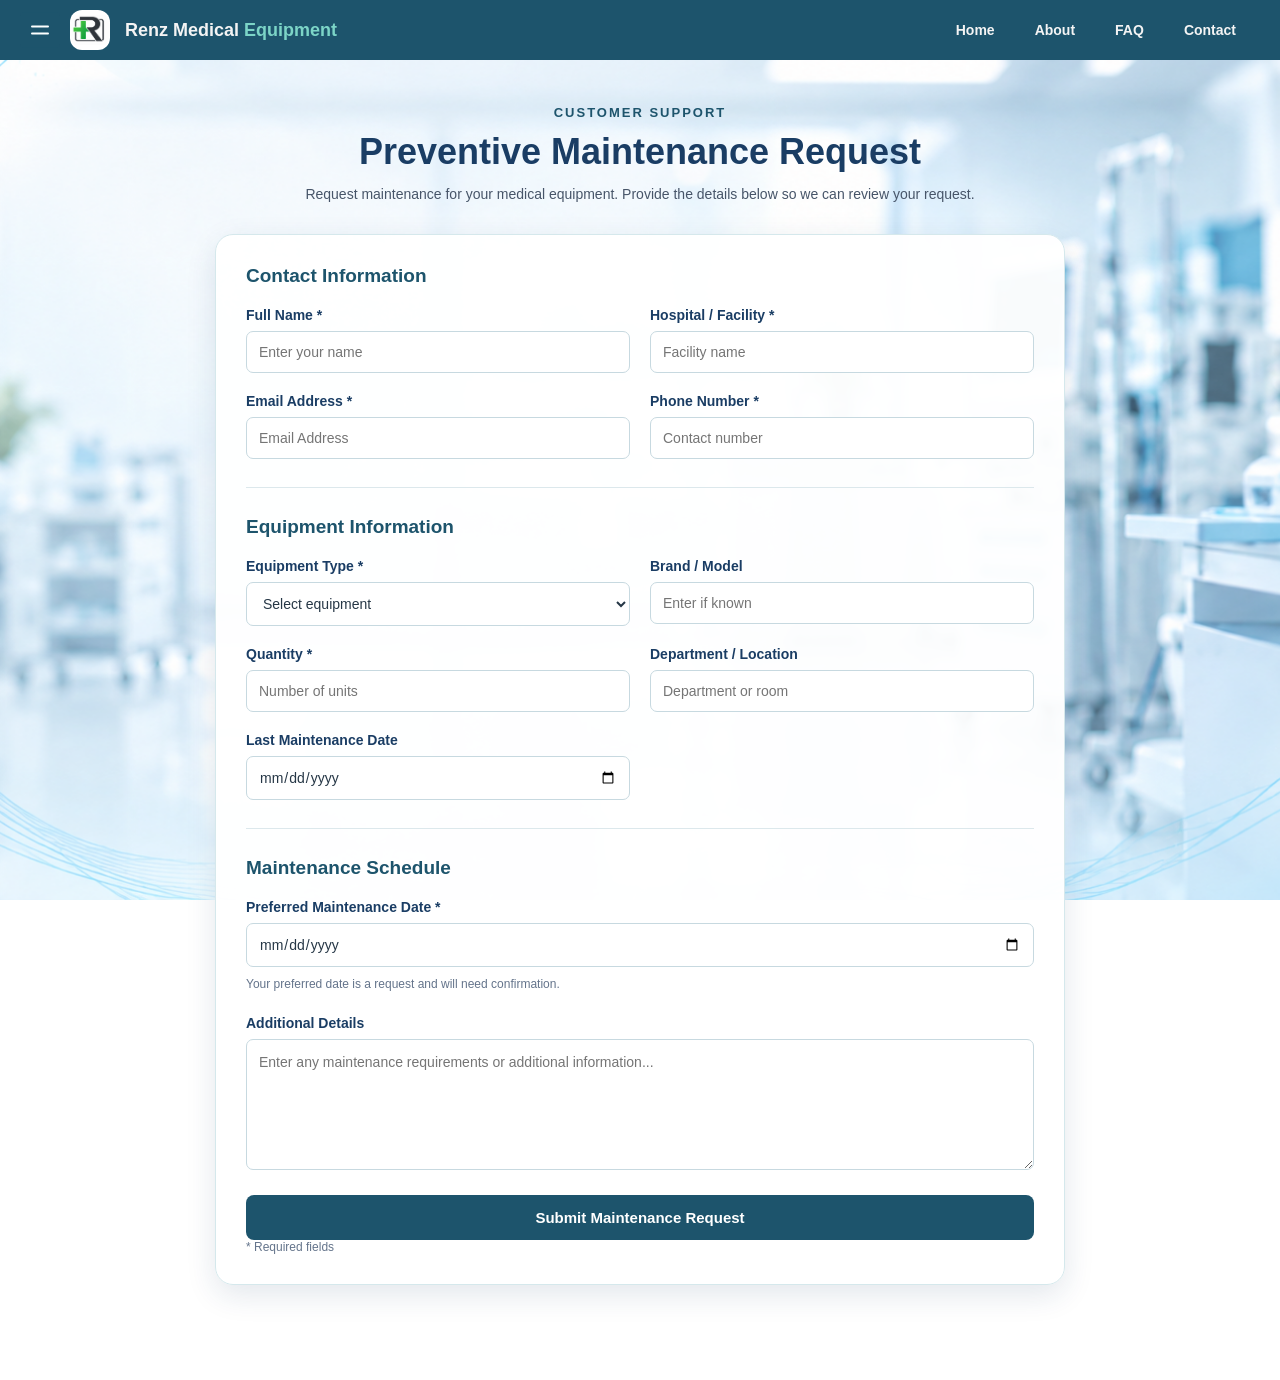
<file: pms.html>
<!DOCTYPE html>
<html lang="en">
<head>
    <title>RENZ MEDICAL ENTERPRISES | PMS</title>
    <link rel="stylesheet" href="style.css">
    <meta name="viewport" content="width=device-width, initial-scale=1.0">
    <meta charset="UTF-8">
</head>
<body class="service-page">
  <header class="header">

    <div class="menu-container">

    <button class="menu-toggle" aria-label="Open-menu">
        <span></span>
        <span></span>
    </button>

    <div class="menu-drop">
        <nav class="menu-icons">
    <span class="menu-icon" title="Services">⚒</span>
    <span class="menu-icon" title="Equipment">⚙</span>
    <span class="menu-icon" title="Support">﹖</span>
          </nav>

        <nav class="menu-labels">
          <div class="menu-item">
             <span class="menu-title">Services</span>
               <div class="submenu">
            <a href="repair.html">Repairs</a>
            <a href="pms.html">PMS</a>
            <a href="refurbish.html">Refurbish</a>
          </div>
          </div>
         
          <div class="menu-item">
            <a href="equipment.html" class="menu-equip">Equipment</a>
          </div>
          
          <div class="menu-item">
            <a href="hellAI.html" class="menu-equip">AI Chat Support</a>
          </div>
            
        </nav>

    </div>
</div>
    <div class="logo">
      <div class="logo-icon">
        <img src="images/logo.png" alt="Renz Medical Logo">
        </div>
        <h2> 
          <span class="renz">Renz Medical</span>
          <span class="equip">Equipment</span>
        </h2>
    </div>
    <nav class="navbar">
      <a href="index.html" class="active">Home</a>
      <a href="about.html">About</a>
      <a href="faq.html">FAQ</a>
      <a href="contact.html" class="nav-contact">Contact<span class="nav-preview"><span class="nav-preview-box"><strong>Contact Us</strong><span>Have a question about our services or equipment? Reach us by phone, Viber, Facebook or email, or send us a message.</span></span></span></a>
    </nav>
  </header>
   <main>
        <section class="pms-section" id="pms">

            <div class="pms-heading">
                <p class="pms-label">CUSTOMER SUPPORT</p>
                <h1>Preventive Maintenance Request</h1>
                <p>
                    Request maintenance for your medical equipment.
                    Provide the details below so we can review your request.
                </p>
            </div>

            <form class="pms-form">

                <h2>Contact Information</h2>

                <div class="pms-grid">
                    <div class="pms-group">
                        <label for="pms-name">Full Name *</label>
                        <input type="text" id="pms-name"
                               name="fullName"
                               placeholder="Enter your name" required>
                    </div>

                    <div class="pms-group">
                        <label for="pms-facility">Hospital / Facility *</label>
                        <input type="text" id="pms-facility"
                               name="facility"
                               placeholder="Facility name" required>
                    </div>

                    <div class="pms-group">
                        <label for="pms-email">Email Address *</label>
                        <input type="email" id="pms-email"
                               name="email"
                               placeholder="Email Address" required>
                    </div>

                    <div class="pms-group">
                        <label for="pms-phone">Phone Number *</label>
                        <input type="tel" id="pms-phone"
                               name="phone"
                               placeholder="Contact number" required>
                    </div>
                </div>

                <div class="pms-divider"></div>

                <h2>Equipment Information</h2>

                <div class="pms-grid">
                    <div class="pms-group">
                        <label for="pms-equipment">Equipment Type *</label>
                        <select id="pms-equipment"
                                name="equipment" required>
                            <option value="">Select equipment</option>
                            <option value="Autoclave">Autoclave</option>
                            <option value="Anesthesia Machine">Anesthesia Machine</option>
                            <option value="OR Table">OR Table</option>
                            <option value="Cardiac Monitor">Cardiac Monitor</option>
                            <option value="Defibrillator">Defibrillator</option>
                            <option value="Other">Other</option>
                        </select>
                    </div>

                    <div class="pms-group">
                        <label for="pms-model">Brand / Model</label>
                        <input type="text" id="pms-model"
                               name="model"
                               placeholder="Enter if known">
                    </div>

                    <div class="pms-group">
                        <label for="pms-quantity">Quantity *</label>
                        <input type="number" id="pms-quantity"
                               name="quantity"
                               min="1" step="1"
                               placeholder="Number of units" required>
                    </div>

                    <div class="pms-group">
                        <label for="pms-location">Department / Location</label>
                        <input type="text" id="pms-location"
                               name="location"
                               placeholder="Department or room">
                    </div>

                    <div class="pms-group">
                        <label for="last-maintenance">Last Maintenance Date</label>
                        <input type="date" id="last-maintenance"
                               name="lastMaintenance">
                    </div>
                </div>

                <div class="pms-divider"></div>

                <h2>Maintenance Schedule</h2>

                <div class="pms-group">
                    <label for="preferred-date">
                        Preferred Maintenance Date *
                    </label>
                    <input type="date" id="preferred-date"
                           name="preferredDate" required>
                    <small>
                        Your preferred date is a request and will need confirmation.
                    </small>
                </div>

                <div class="pms-group pms-notes">
                    <label for="pms-details">Additional Details</label>
                    <textarea id="pms-details" name="details"
                              rows="5"
                              placeholder="Enter any maintenance requirements or additional information..."></textarea>
                </div>

                <button type="submit" class="pms-submit">
                    Submit Maintenance Request
                </button>

                <p class="pms-note">* Required fields</p>

            </form>
        </section>
    </main>
<script src="script.js"></script>
</body>
</html>
</file>
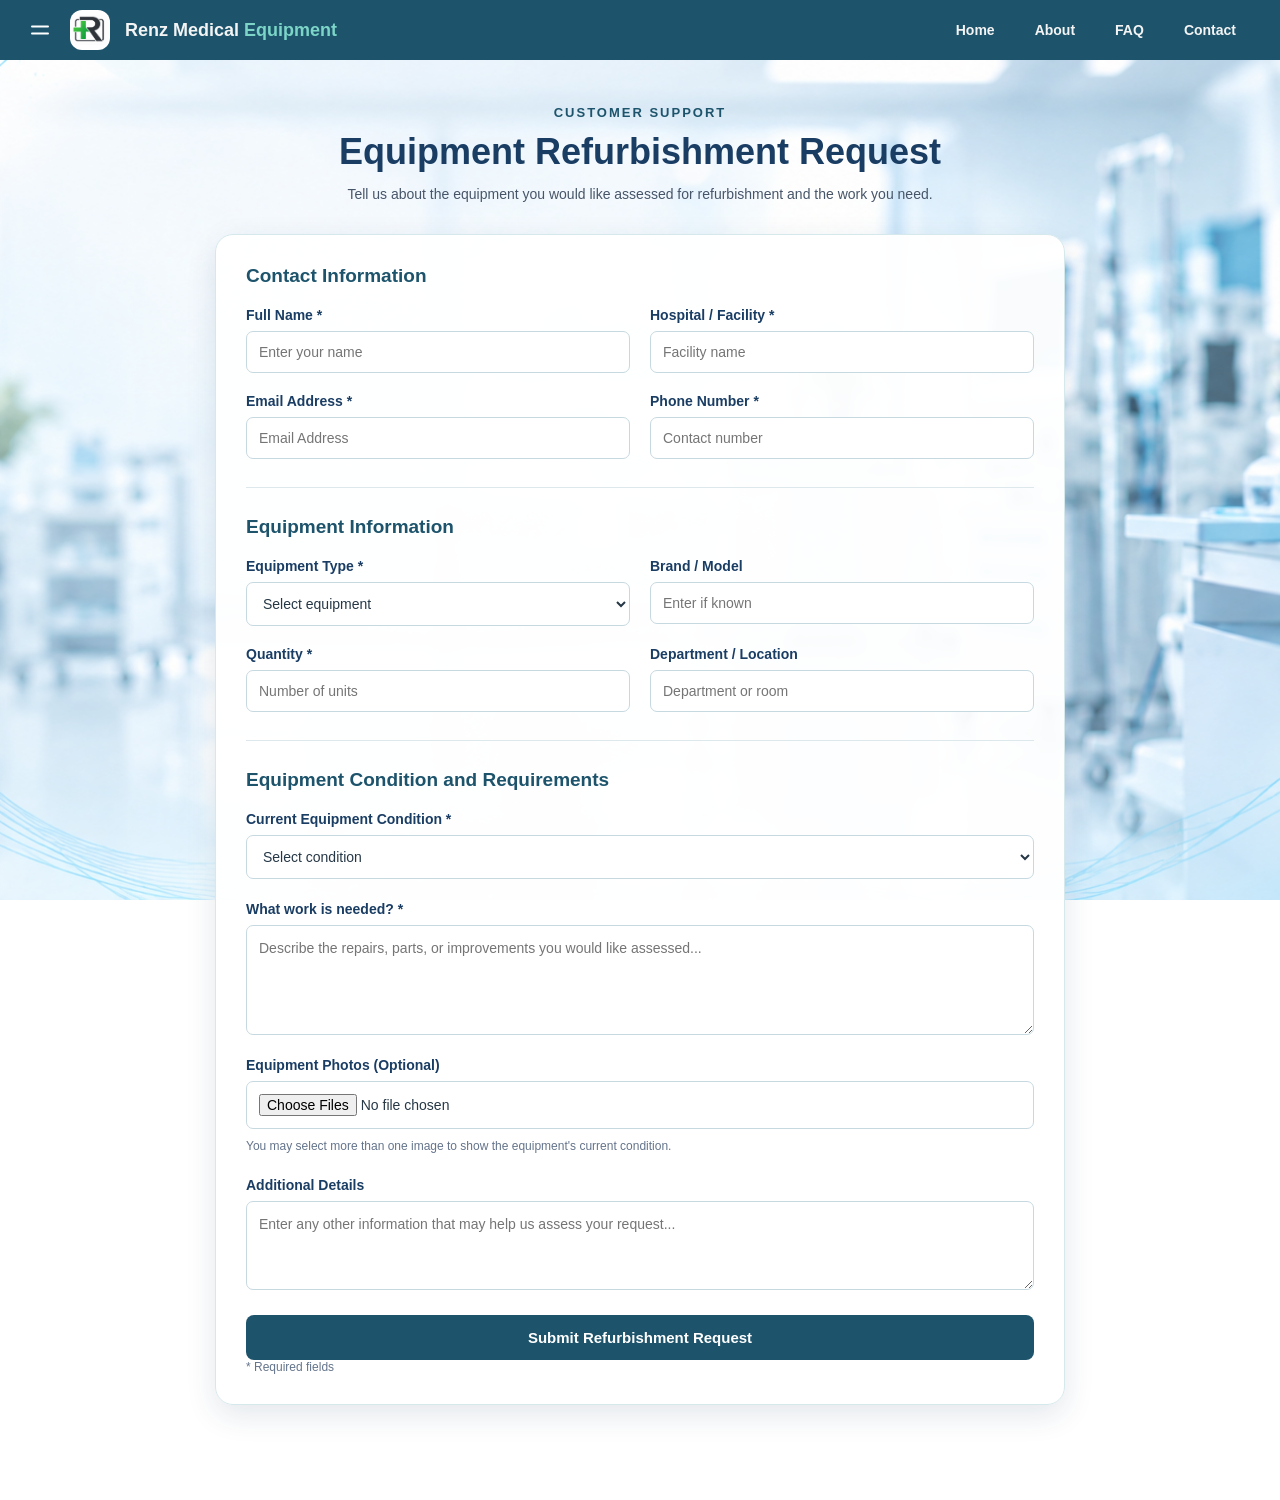
<file: refurbish.html>
<!DOCTYPE html>
<html lang="en">
<head>
    <title>REFURBISH | Renz Medical Equipment</title>
    <link rel="stylesheet" href="style.css">
    <meta name="viewport" content="width=device-width, initial-scale=1.0">
    <meta charset="UTF-8">
</head>
<body class="service-page">
  <header class="header">

    <div class="menu-container">

    <button class="menu-toggle" aria-label="Open-menu">
        <span></span>
        <span></span>
    </button>

    <div class="menu-drop">
        <nav class="menu-icons">
    <span class="menu-icon" title="Services">⚒</span>
    <span class="menu-icon" title="Equipment">⚙</span>
    <span class="menu-icon" title="Support">﹖</span>
          </nav>

        <nav class="menu-labels">
          <div class="menu-item">
             <span class="menu-title">Services</span>
               <div class="submenu">
            <a href="repair.html">Repairs</a>
            <a href="pms.html">PMS</a>
            <a href="refurbish.html">Refurbish</a>
          </div>
          </div>
         
          <div class="menu-item">
            <a href="equipment.html" class="menu-equip">Equipment</a>
          </div>
          
          <div class="menu-item">
            <a href="hellAI.html" class="menu-equip">AI Chat Support</a>
          </div>
            
        </nav>

    </div>
</div>
    <div class="logo">
      <div class="logo-icon">
        <img src="images/logo.png" alt="Renz Medical Logo">
        </div>
        <h2> 
          <span class="renz">Renz Medical</span>
          <span class="equip">Equipment</span>
        </h2>
    </div>
    <nav class="navbar">
      <a href="index.html" class="active">Home</a>
      <a href="about.html">About</a>
      <a href="faq.html">FAQ</a>
      <a href="contact.html" class="nav-contact">Contact<span class="nav-preview"><span class="nav-preview-box"><strong>Contact Us</strong><span>Have a question about our services or equipment? Reach us by phone, Viber, Facebook or email, or send us a message.</span></span></span></a>
    </nav>
  </header>
    <main>
        <section class="refurbish-section" id="refurbishment">

            <div class="refurbish-heading">
                <p class="refurbish-label">CUSTOMER SUPPORT</p>
                <h1>Equipment Refurbishment Request</h1>
                <p>
                    Tell us about the equipment you would like assessed
                    for refurbishment and the work you need.
                </p>
            </div>

            <form class="refurbish-form">

                <h2>Contact Information</h2>

                <div class="refurbish-grid">
                    <div class="refurbish-group">
                        <label for="ref-name">Full Name *</label>
                        <input type="text" id="ref-name"
                               name="fullName"
                               placeholder="Enter your name" required>
                    </div>

                    <div class="refurbish-group">
                        <label for="ref-facility">Hospital / Facility *</label>
                        <input type="text" id="ref-facility"
                               name="facility"
                               placeholder="Facility name" required>
                    </div>

                    <div class="refurbish-group">
                        <label for="ref-email">Email Address *</label>
                        <input type="email" id="ref-email"
                               name="email"
                               placeholder="Email Address" required>
                    </div>

                    <div class="refurbish-group">
                        <label for="ref-phone">Phone Number *</label>
                        <input type="tel" id="ref-phone"
                               name="phone"
                               placeholder="Contact number" required>
                    </div>
                </div>

                <div class="refurbish-divider"></div>

                <h2>Equipment Information</h2>

                <div class="refurbish-grid">
                    <div class="refurbish-group">
                        <label for="ref-equipment">Equipment Type *</label>
                        <select id="ref-equipment"
                                name="equipment" required>
                            <option value="">Select equipment</option>
                            <option value="Autoclave">Autoclave</option>
                            <option value="Anesthesia Machine">Anesthesia Machine</option>
                            <option value="OR Table">OR Table</option>
                            <option value="Cardiac Monitor">Cardiac Monitor</option>
                            <option value="Defibrillator">Defibrillator</option>
                            <option value="Other">Other</option>
                        </select>
                    </div>

                    <div class="refurbish-group">
                        <label for="ref-model">Brand / Model</label>
                        <input type="text" id="ref-model"
                               name="model"
                               placeholder="Enter if known">
                    </div>

                    <div class="refurbish-group">
                        <label for="ref-quantity">Quantity *</label>
                        <input type="number" id="ref-quantity"
                               name="quantity" min="1" step="1"
                               placeholder="Number of units" required>
                    </div>

                    <div class="refurbish-group">
                        <label for="ref-location">Department / Location</label>
                        <input type="text" id="ref-location"
                               name="location"
                               placeholder="Department or room">
                    </div>
                </div>

                <div class="refurbish-divider"></div>

                <h2>Equipment Condition and Requirements</h2>

                <div class="refurbish-group">
                    <label for="ref-condition">Current Equipment Condition *</label>
                    <select id="ref-condition"
                            name="condition" required>
                        <option value="">Select condition</option>
                        <option value="Not working">Not working</option>
                        <option value="Partially working">Partially working</option>
                        <option value="Working but worn">Working but showing wear</option>
                        <option value="For assessment">Needs assessment</option>
                    </select>
                </div>

                <div class="refurbish-group refurbish-notes">
                    <label for="ref-work">What work is needed? *</label>
                    <textarea id="ref-work" name="requestedWork"
                              rows="4"
                              placeholder="Describe the repairs, parts, or improvements you would like assessed..."
                              required></textarea>
                </div>

                <div class="refurbish-group refurbish-notes">
                    <label for="ref-photo">Equipment Photos (Optional)</label>
                    <input type="file" id="ref-photo" name="photos"
                           accept="image/*" multiple>
                    <small>
                        You may select more than one image to show the
                        equipment's current condition.
                    </small>
                </div>

                <div class="refurbish-group refurbish-notes">
                    <label for="ref-details">Additional Details</label>
                    <textarea id="ref-details" name="details"
                              rows="3"
                              placeholder="Enter any other information that may help us assess your request..."></textarea>
                </div>

                <button type="submit" class="refurbish-submit">
                    Submit Refurbishment Request
                </button>

                <p class="refurbish-note">* Required fields</p>

            </form>
        </section>
    </main>
  <script src="script.js"></script>
  </body>
  </html>
</file>
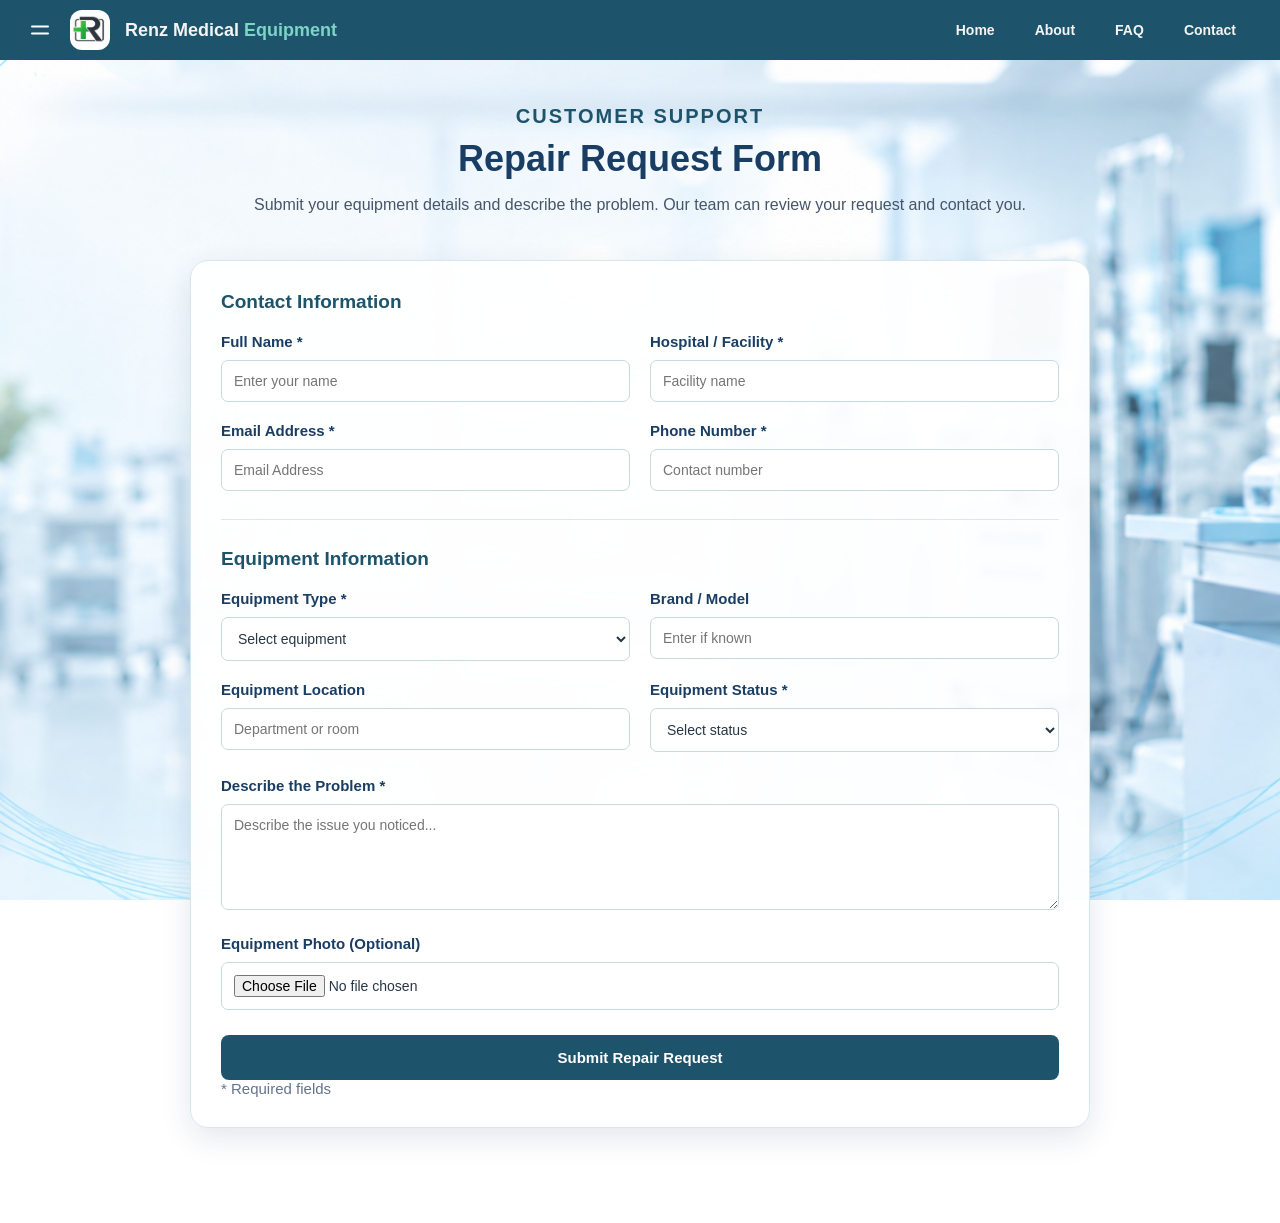
<file: repair.html>
<!DOCTYPE html>
<html lang="en">
<head>
    <title> RENZ MEDICAL ENTERPRISES | REPAIR</title>
    <link rel="stylesheet" href="style.css">
    <meta name="viewport" content="width=device-width, initial-scale=1.0">
    <meta charset="UTF-8">
</head>
<body class="service-page">
  <header class="header">

    <div class="menu-container">

    <button class="menu-toggle" aria-label="Open-menu">
        <span></span>
        <span></span>
    </button>

    <div class="menu-drop">
        <nav class="menu-icons">
    <span class="menu-icon" title="Services">⚒</span>
    <span class="menu-icon" title="Equipment">⚙</span>
    <span class="menu-icon" title="Support">﹖</span>
          </nav>

        <nav class="menu-labels">
          <div class="menu-item">
             <span class="menu-title">Services</span>
               <div class="submenu">
            <a href="repair.html">Repairs</a>
            <a href="pms.html">PMS</a>
            <a href="refurbish.html">Refurbish</a>
          </div>
          </div>
         
          <div class="menu-item">
            <a href="equipment.html" class="menu-equip">Equipment</a>
          </div>
          
          <div class="menu-item">
            <a href="hellAI.html" class="menu-equip">AI Chat Support</a>
          </div>
            
        </nav>

    </div>
</div>
    <div class="logo">
      <div class="logo-icon">
        <img src="images/logo.png" alt="Renz Medical Logo">
        </div>
        <h2> 
          <span class="renz">Renz Medical</span>
          <span class="equip">Equipment</span>
        </h2>
    </div>
    <nav class="navbar">
      <a href="index.html" class="active">Home</a>
      <a href="about.html">About</a>
      <a href="faq.html">FAQ</a>
      <a href="contact.html" class="nav-contact">Contact<span class="nav-preview"><span class="nav-preview-box"><strong>Contact Us</strong><span>Have a question about our services or equipment? Reach us by phone, Viber, Facebook or email, or send us a message.</span></span></span></a>
    </nav>
  </header>
<section class="repair-section" id="repair">
    <div class="repair-heading">
        <p class="repair-label">CUSTOMER SUPPORT</p>
        <h1>Repair Request Form</h1>
        <p>
            Submit your equipment details and describe the problem.
            Our team can review your request and contact you.
        </p>
    </div>

    <form class="repair-form">

        <h2>Contact Information</h2>

        <div class="form-grid">
            <div class="form-group">
                <label for="full-name">Full Name *</label>
                <input type="text" id="full-name"
                       name="fullName" placeholder="Enter your name"
                       required>
            </div>

            <div class="form-group">
                <label for="facility">Hospital / Facility *</label>
                <input type="text" id="facility"
                       name="facility" placeholder="Facility name"
                       required>
            </div>

            <div class="form-group">
                <label for="email">Email Address *</label>
                <input type="email" id="email"
                       name="email" placeholder="Email Address"
                       required>
            </div>

            <div class="form-group">
                <label for="phone">Phone Number *</label>
                <input type="tel" id="phone"
                       name="phone" placeholder="Contact number"
                       required>
            </div>
        </div>

        <div class="form-divider"></div>

        <h2>Equipment Information</h2>

        <div class="form-grid">
            <div class="form-group">
                <label for="equipment">Equipment Type *</label>
                <select id="equipment" name="equipment" required>
                    <option value="">Select equipment</option>
                    <option>Autoclave</option>
                    <option>Anesthesia Machine</option>
                    <option>OR Table</option>
                    <option>Cardiac Monitor</option>
                    <option>Defibrillator</option>
                    <option>Other</option>
                </select>
            </div>

            <div class="form-group">
                <label for="model">Brand / Model</label>
                <input type="text" id="model" name="model"
                       placeholder="Enter if known">
            </div>

            <div class="form-group">
                <label for="location">Equipment Location</label>
                <input type="text" id="location" name="location"
                       placeholder="Department or room">
            </div>

            <div class="form-group">
                <label for="urgency">Equipment Status *</label>
                <select id="urgency" name="equipmentStatus" required>
                    <option value="">Select status</option>
                    <option>Not working</option>
                    <option>Working with issues</option>
                    <option>Needs inspection</option>
                </select>
            </div>
        </div>

        <div class="form-group description-group">
            <label for="problem">Describe the Problem *</label>
            <textarea id="problem" name="problem"
                      rows="5"
                      placeholder="Describe the issue you noticed..."
                      required></textarea>
        </div>

        <div class="form-group description-group">
            <label for="photo">Equipment Photo (Optional)</label>
            <input type="file" id="photo" name="photo"
                   accept="image/*">
        </div>

        <button type="submit" class="repair-submit">
            Submit Repair Request
        </button>

        <p class="form-note">* Required fields</p>

    </form>
</section>
<script src="script.js"></script>
</body>
</html>
</file>
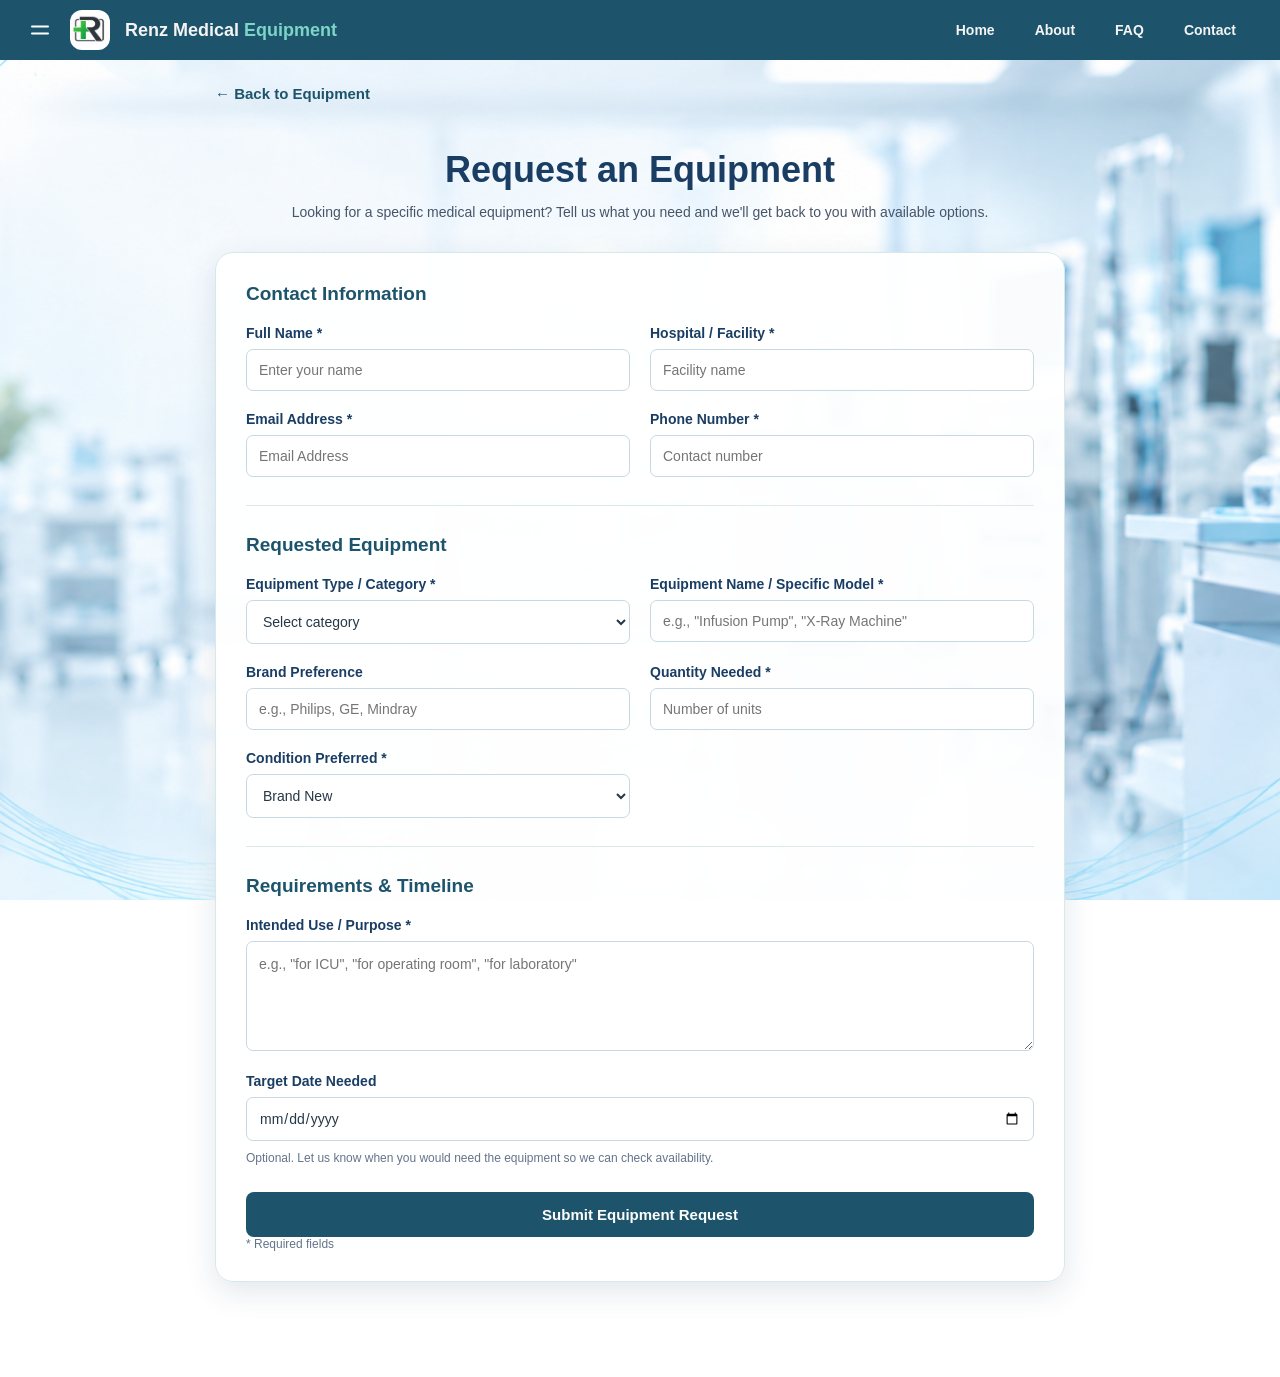
<file: request-equipment.html>
<!DOCTYPE html>
<html lang="en">
<head>
    <title>RENZ MEDICAL ENTERPRISES | REQUEST EQUIPMENT</title>
    <link rel="stylesheet" href="style.css">
    <meta name="viewport" content="width=device-width, initial-scale=1.0">
    <meta charset="UTF-8">
</head>
<body class="service-page">
  <header class="header">

    <div class="menu-container">

    <button class="menu-toggle" aria-label="Open-menu">
        <span></span>
        <span></span>
    </button>

    <div class="menu-drop">
        <nav class="menu-icons">
    <span class="menu-icon" title="Services">⚒</span>
    <span class="menu-icon" title="Equipment">⚙</span>
    <span class="menu-icon" title="Support">﹖</span>
          </nav>

        <nav class="menu-labels">
          <div class="menu-item">
             <span class="menu-title">Services</span>
               <div class="submenu">
            <a href="repair.html">Repairs</a>
            <a href="pms.html">PMS</a>
            <a href="refurbish.html">Refurbish</a>
          </div>
          </div>

          <div class="menu-item">
            <a href="equipment.html" class="menu-equip">Equipment</a>
          </div>

          <div class="menu-item">
            <a href="hellAI.html" class="menu-equip">AI Chat Support</a>
          </div>
          </div>

        </nav>

    </div>
</div>
    <div class="logo">
      <div class="logo-icon">
        <img src="images/logo.png" alt="Renz Medical Logo">
        </div>
        <h2>
          <span class="renz">Renz Medical</span>
          <span class="equip">Equipment</span>
        </h2>
    </div>
    <nav class="navbar">
      <a href="index.html">Home</a>
      <a href="about.html">About</a>
      <a href="faq.html">FAQ</a>
      <a href="contact.html" class="nav-contact">Contact<span class="nav-preview"><span class="nav-preview-box"><strong>Contact Us</strong><span>Have a question about our services or equipment? Reach us by phone, Viber, Facebook or email, or send us a message.</span></span></span></a>
    </nav>
  </header>

    <main>
        <main>
    <div class="request-back-wrap">
        <a href="equipment.html" class="request-back-link">
            &larr; Back to Equipment
        </a>
    </div>

        <section class="request-section" id="request-equipment">

            <div class="request-heading">
                <h1>Request an Equipment</h1>
                <p>
                    Looking for a specific medical equipment? Tell us what
                    you need and we'll get back to you with available options.
                </p>
            </div>

            <form class="request-form">

                <h2>Contact Information</h2>

                <div class="request-grid">
                    <div class="request-group">
                        <label for="req-name">Full Name *</label>
                        <input type="text" id="req-name"
                               name="fullName"
                               placeholder="Enter your name" required>
                    </div>

                    <div class="request-group">
                        <label for="req-facility">Hospital / Facility *</label>
                        <input type="text" id="req-facility"
                               name="facility"
                               placeholder="Facility name" required>
                    </div>

                    <div class="request-group">
                        <label for="req-email">Email Address *</label>
                        <input type="email" id="req-email"
                               name="email"
                               placeholder="Email Address" required>
                    </div>

                    <div class="request-group">
                        <label for="req-phone">Phone Number *</label>
                        <input type="tel" id="req-phone"
                               name="phone"
                               placeholder="Contact number" required>
                    </div>
                </div>

                <div class="request-divider"></div>

                <h2>Requested Equipment</h2>

                <div class="request-grid">
                    <div class="request-group">
                        <label for="req-category">Equipment Type / Category *</label>
                        <select id="req-category"
                                name="equipmentCategory" required>
                            <option value="">Select category</option>
                            <option value="Autoclave">Autoclave</option>
                            <option value="Anesthesia Machine">Anesthesia Machine</option>
                            <option value="OR Table">OR Table</option>
                            <option value="Cardiac Monitor">Cardiac Monitor</option>
                            <option value="Defibrillator">Defibrillator</option>
                            <option value="Other">Others</option>
                        </select>
                    </div>

                    <div class="request-group">
                        <label for="req-equipment-name">Equipment Name / Specific Model *</label>
                        <input type="text" id="req-equipment-name"
                               name="equipmentName"
                               placeholder='e.g., "Infusion Pump", "X-Ray Machine"'
                               required>
                    </div>

                    <div class="request-group">
                        <label for="req-brand">Brand Preference</label>
                        <input type="text" id="req-brand"
                               name="brandPreference"
                               placeholder="e.g., Philips, GE, Mindray">
                    </div>

                    <div class="request-group">
                        <label for="req-quantity">Quantity Needed *</label>
                        <input type="number" id="req-quantity"
                               name="quantity" min="1" step="1"
                               placeholder="Number of units" required>
                    </div>

                    <div class="request-group">
                        <label for="req-condition">Condition Preferred *</label>
                        <select id="req-condition"
                                name="condition" required>
                            <option value="Brand New">Brand New</option>
                            <option value="Refurbished">Refurbished</option>
                        </select>
                    </div>
                </div>

                <div class="request-divider"></div>

                <h2>Requirements &amp; Timeline</h2>

                <div class="request-group">
                    <label for="req-purpose">Intended Use / Purpose *</label>
                    <textarea id="req-purpose" name="intendedUse"
                              rows="4"
                              placeholder='e.g., "for ICU", "for operating room", "for laboratory"'
                              required></textarea>
                </div>

                <div class="request-group request-notes">
                    <label for="req-target-date">Target Date Needed</label>
                    <input type="date" id="req-target-date"
                           name="targetDate">
                    <small>
                        Optional. Let us know when you would need the
                        equipment so we can check availability.
                    </small>
                </div>

                <button type="submit" class="request-submit">
                    Submit Equipment Request
                </button>

                <p class="request-note">* Required fields</p>

            </form>
        </section>
    </main>
    <script src="script.js"></script>
    <script>
        const equipForm = document.querySelector(".request-form");
        if (equipForm) {
            equipForm.addEventListener("submit", async function(e) {
                e.preventDefault(); 
                
                const submitBtn = equipForm.querySelector(".request-submit");
                const originalText = submitBtn.textContent;
                submitBtn.disabled = true;
                submitBtn.textContent = "Sending...";

                const fd = new FormData();
                
                const purpose = document.getElementById("req-purpose").value;
                const brand = document.getElementById("req-brand").value;

                fd.append("request_type", "Equipment Request"); 
                fd.append("full_name", document.getElementById("req-name").value);
                fd.append("facility", document.getElementById("req-facility").value);
                fd.append("email", document.getElementById("req-email").value);
                fd.append("phone", document.getElementById("req-phone").value);
                fd.append("equipment_type", document.getElementById("req-category").value);
                fd.append("equipment_model", document.getElementById("req-equipment-name").value);
                fd.append("quantity", document.getElementById("req-quantity").value);
                fd.append("condition_status", document.getElementById("req-condition").value);
                fd.append("preferred_date", document.getElementById("req-target-date").value);
                fd.append("description", `PURPOSE: ${purpose}\nBRAND PREF: ${brand}`);

                try {
                    const response = await fetch("http://localhost:8000/api/services", {
                        method: "POST",
                        body: fd
                    });

                    if (response.ok) {
                        // Premium UI Popup!
                        showSuccessPopup("Equipment request submitted! We will check our availability and get back to you shortly.");
                        equipForm.reset(); 
                    } else {
                        alert("Something went wrong. Please check your inputs and try again.");
                    }
                } catch (error) {
                    console.error("Error submitting form:", error);
                    alert("Failed to connect to the server.");
                } finally {
                    submitBtn.disabled = false;
                    submitBtn.textContent = originalText;
                }
            });
        }
    </script>
  </body>
</html>
</file>
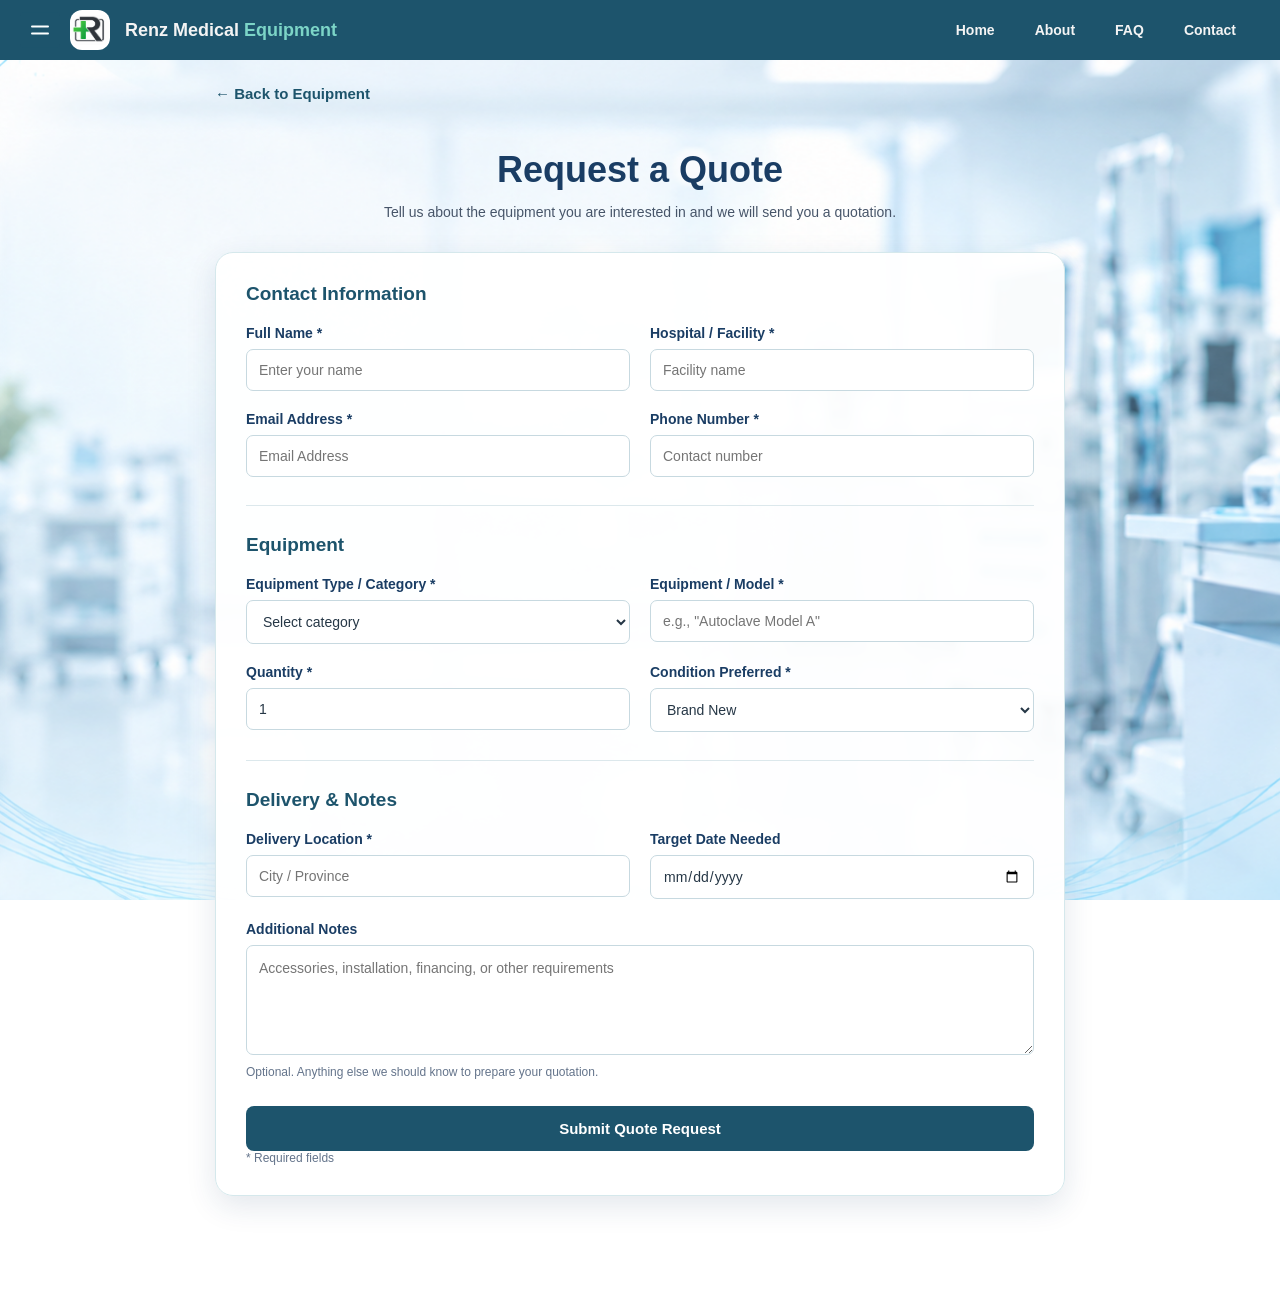
<file: request-quote.html>
<!DOCTYPE html>
<html lang="en">
<head>
    <meta charset="UTF-8">
    <meta name="viewport" content="width=device-width, initial-scale=1.0">
    <title>REQUEST A QUOTE | Renz Medical Equipment</title>
    <link rel="stylesheet" href="style.css">
</head>
<body class="service-page">
<header class="header">

    <div class="menu-container">

    <button class="menu-toggle" aria-label="Open-menu">
        <span></span>
        <span></span>
    </button>

    <div class="menu-drop">
        <nav class="menu-icons">
    <span class="menu-icon" title="Services">⚒</span>
    <span class="menu-icon" title="Equipment">⚙</span>
    <span class="menu-icon" title="Support">﹖</span>
          </nav>

        <nav class="menu-labels">
          <div class="menu-item">
             <span class="menu-title">Services</span>
               <div class="submenu">
            <a href="repair.html">Repairs</a>
            <a href="pms.html">PMS</a>
            <a href="refurbish.html">Refurbish</a>
          </div>
          </div>

          <div class="menu-item">
            <a href="equipment.html" class="menu-equip">Equipment</a>
          </div>

          <div class="menu-item">
            <a href="hellAI.html" class="menu-equip">AI Chat Support</a>
          </div>
        </nav>

    </div>
</div>
    <div class="logo">
      <div class="logo-icon">
        <img src="images/logo.png" alt="Renz Medical Logo">
        </div>
        <h2>
          <span class="renz">Renz Medical</span>
          <span class="equip">Equipment</span>
        </h2>
    </div>
    <nav class="navbar">
      <a href="index.html">Home</a>
      <a href="about.html">About</a>
      <a href="faq.html">FAQ</a>
      <a href="contact.html" class="nav-contact">Contact<span class="nav-preview"><span class="nav-preview-box"><strong>Contact Us</strong><span>Have a question about our services or equipment? Reach us by phone, Viber, Facebook or email, or send us a message.</span></span></span></a>
    </nav>
  </header>

  <main>
    <div class="request-back-wrap">
      <a href="equipment.html" class="request-back-link" id="quote-back-link">&larr; Back to Equipment</a>
    </div>

    <section class="request-section" id="request-quote">

      <div class="request-heading">
        <h1>Request a Quote</h1>
        <p>
          Tell us about the equipment you are interested in and we will send
          you a quotation.
        </p>
      </div>

      <form class="request-form" id="quote-form">

        <h2>Contact Information</h2>

        <div class="request-grid">
          <div class="request-group">
            <label for="quote-name">Full Name *</label>
            <input type="text" id="quote-name" name="fullName" placeholder="Enter your name" required>
          </div>

          <div class="request-group">
            <label for="quote-facility">Hospital / Facility *</label>
            <input type="text" id="quote-facility" name="facility" placeholder="Facility name" required>
          </div>

          <div class="request-group">
            <label for="quote-email">Email Address *</label>
            <input type="email" id="quote-email" name="email" placeholder="Email Address" required>
          </div>

          <div class="request-group">
            <label for="quote-phone">Phone Number *</label>
            <input type="tel" id="quote-phone" name="phone" placeholder="Contact number" required>
          </div>
        </div>

        <div class="request-divider"></div>

        <h2>Equipment</h2>

        <div class="request-grid">
          <div class="request-group">
            <label for="quote-category">Equipment Type / Category *</label>
            <select id="quote-category" name="equipmentCategory" required>
              <option value="">Select category</option>
              <option value="Autoclave">Autoclave</option>
              <option value="Anesthesia Machine">Anesthesia Machine</option>
              <option value="OR Table">OR Table</option>
              <option value="Cardiac Monitor">Cardiac Monitor</option>
              <option value="Defibrillator">Defibrillator</option>
              <option value="Other">Others</option>
            </select>
          </div>

          <div class="request-group">
            <label for="quote-model">Equipment / Model *</label>
            <input type="text" id="quote-model" name="equipmentModel"
                   placeholder='e.g., "Autoclave Model A"' required>
          </div>

          <div class="request-group">
            <label for="quote-quantity">Quantity *</label>
            <input type="number" id="quote-quantity" name="quantity" min="1" step="1" value="1" required>
          </div>

          <div class="request-group">
            <label for="quote-condition">Condition Preferred *</label>
            <select id="quote-condition" name="condition" required>
              <option value="Brand New">Brand New</option>
              <option value="Refurbished">Refurbished</option>
            </select>
          </div>
        </div>

        <div class="request-divider"></div>

        <h2>Delivery &amp; Notes</h2>

        <div class="request-grid">
          <div class="request-group">
            <label for="quote-location">Delivery Location *</label>
            <input type="text" id="quote-location" name="location" placeholder="City / Province" required>
          </div>

          <div class="request-group">
            <label for="quote-date">Target Date Needed</label>
            <input type="date" id="quote-date" name="targetDate">
          </div>
        </div>

        <div class="request-group request-notes">
          <label for="quote-notes">Additional Notes</label>
          <textarea id="quote-notes" name="notes" rows="4"
                    placeholder="Accessories, installation, financing, or other requirements"></textarea>
          <small>Optional. Anything else we should know to prepare your quotation.</small>
        </div>

        <button type="submit" class="request-submit">Submit Quote Request</button>
        <p class="request-note">* Required fields</p>
      </form>
    </section>
  </main>
  
  <script src="script.js"></script>
  <script>
    async function sendToBackend(formData, formEl, btn, okMsg) {
      const original = btn.textContent;
      btn.disabled = true;
      btn.textContent = "Sending...";
      try {
        const res = await fetch("http://localhost:8000/api/services", { method: "POST", body: formData });
        if (res.ok) {
          alert(okMsg);
          formEl.reset();
        } else {
          alert("Something went wrong. Please check your inputs and try again.");
        }
      } catch (err) {
        console.error("Error submitting form:", err);
        alert("Failed to connect to the server.");
      } finally {
        btn.disabled = false;
        btn.textContent = original;
      }
    }

    
    const QUOTE_ITEMS = {
      "autoclave-a":     { title: "Autoclave Model A",          category: "Autoclave" },
      "autoclave-b":     { title: "Autoclave Model B",          category: "Autoclave" },
      "anesthesia-a":    { title: "Anesthesia Machine Model A", category: "Anesthesia Machine" },
      "anesthesia-b":    { title: "Anesthesia Machine Model B", category: "Anesthesia Machine" },
      "table-a":         { title: "Operating Room Table Model A", category: "OR Table" },
      "table-b":         { title: "Operating Room Table Model B", category: "OR Table" },
      "cardiac-a":       { title: "Cardiac Monitor Model A",    category: "Cardiac Monitor" },
      "cardiac-b":       { title: "Cardiac Monitor Model B",    category: "Cardiac Monitor" },
      "defibrillator-a": { title: "Defibrillator Model A",      category: "Defibrillator" },
      "defibrillator-b": { title: "Defibrillator Model B",      category: "Defibrillator" }
    };

    const itemKey = new URLSearchParams(window.location.search).get("item");
    const picked = QUOTE_ITEMS[itemKey];
    if (picked) {
      document.getElementById("quote-model").value = picked.title;
      document.getElementById("quote-category").value = picked.category;
      document.getElementById("quote-back-link").href = "view-details.html?item=" + itemKey;
      document.getElementById("quote-back-link").innerHTML = "&larr; Back to Product";
    }

    const quoteForm = document.getElementById("quote-form");
    quoteForm.addEventListener("submit", async function (e) {
      e.preventDefault();
      
      const submitBtn = quoteForm.querySelector(".request-submit");
      const originalText = submitBtn.textContent;
      submitBtn.disabled = true;
      submitBtn.textContent = "Processing...";

      const fd = new FormData();
      const notes = document.getElementById("quote-notes").value.trim();
      const model = document.getElementById("quote-model").value;
      const quantity = document.getElementById("quote-quantity").value;
      const condition = document.getElementById("quote-condition").value;
      const facility = document.getElementById("quote-facility").value;

      fd.append("request_type", "Quote");
      fd.append("full_name", document.getElementById("quote-name").value);
      fd.append("facility", facility);
      fd.append("email", document.getElementById("quote-email").value);
      fd.append("phone", document.getElementById("quote-phone").value);
      fd.append("equipment_type", document.getElementById("quote-category").value);
      fd.append("equipment_model", model);
      fd.append("quantity", quantity);
      fd.append("location", document.getElementById("quote-location").value);
      fd.append("condition_status", condition);
      fd.append("preferred_date", document.getElementById("quote-date").value);
      fd.append("description", notes ? `QUOTE NOTES: ${notes}` : "Quote request (no additional notes)");

      try {
        // 1. Send to Admin Database
        const res = await fetch("http://localhost:8000/api/services", { method: "POST", body: fd });
        
        if (res.ok) {
            // APPEARS the UI choice box
            showChoicePopup(
                "Request Saved!",
                "Your official quote request has been securely sent to our team. Would you like a live pricing estimation from Ren AI right now?",
                "Yes, Ask Ren AI",
                "No, just close",
                () => {
                    // This runs if they click YES
                    const aiPrompt = `Hi Ren! I just submitted a quote request for ${quantity}x ${condition} ${model} for ${facility}. Can you give me an estimation or details on this equipment?`;
                    sessionStorage.setItem("pendingAiQuote", aiPrompt);
                    window.location.href = "hellAI.html";
                },
                () => {
                    // This runs if they click NO
                    showSuccessPopup("Quote request submitted! Our team will send your quotation soon.");
                    quoteForm.reset();
                }
            );
        } else {
            alert("Something went wrong. Please check your inputs and try again.");
        }

      } catch (err) {
        console.error("Error submitting form:", err);
        alert("Failed to connect to the server.");
      } finally {
        submitBtn.disabled = false;
        submitBtn.textContent = originalText;
      }
    });
  </script>
</body>
</html>
</file>
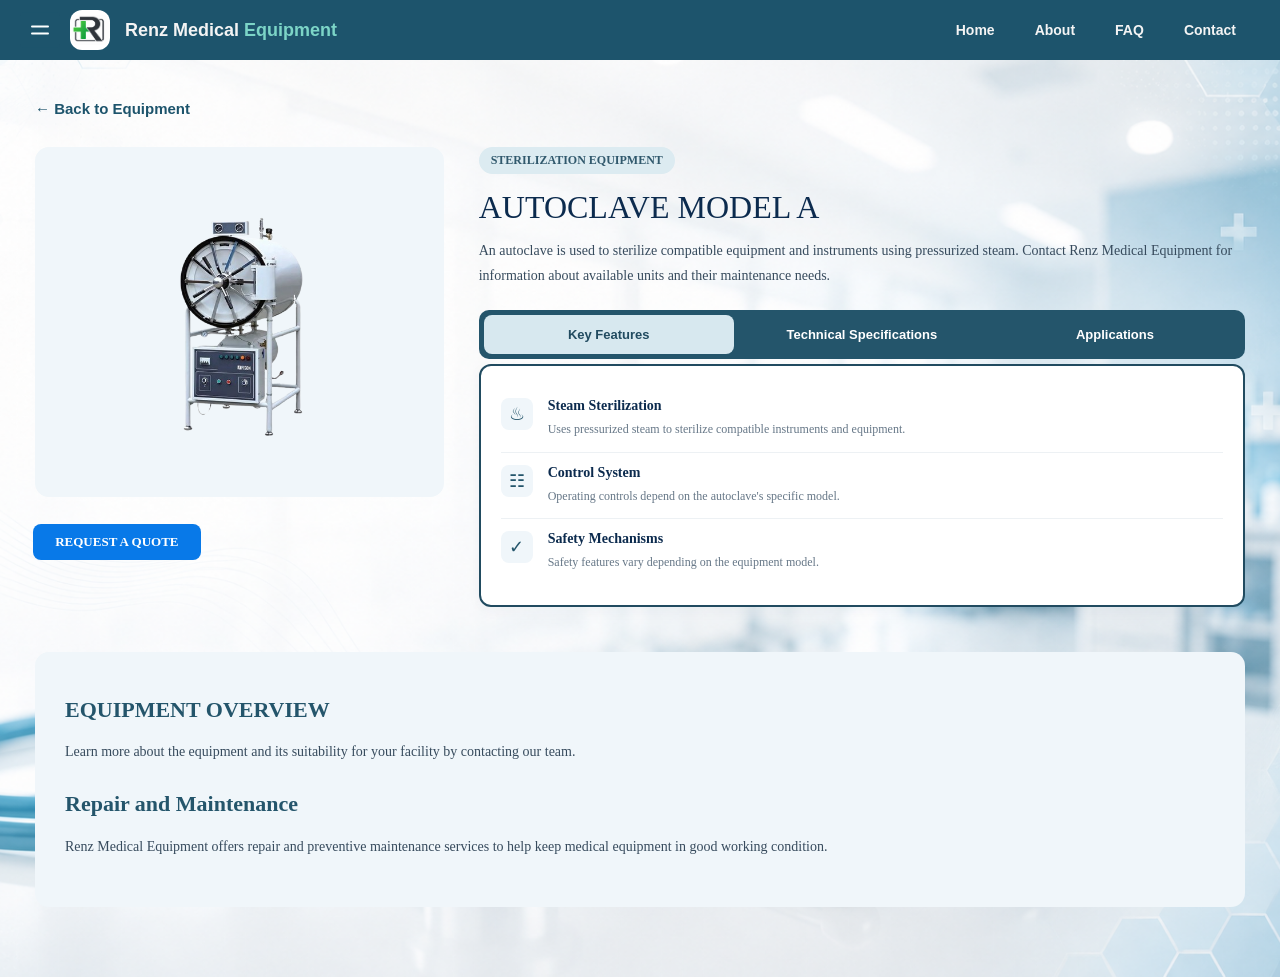
<file: view-details.html>
<!DOCTYPE html>
<html lang="en">
<head>
    <title>EQUIPMENT DETAILS</title>
    <link rel="stylesheet" href="style.css">
    <meta name="viewport" content="width=device-width, initial-scale=1.0">
    <meta charset="UTF-8">
</head>
<body class="view-page">
  <header class="header">

    <div class="menu-container">

    <button class="menu-toggle" aria-label="Open-menu">
        <span></span>
        <span></span>
    </button>

    <div class="menu-drop">
        <nav class="menu-icons">
    <span class="menu-icon" title="Services">⚒</span>
    <span class="menu-icon" title="Equipment">⚙</span>
    <span class="menu-icon" title="Support">﹖</span>
          </nav>

        <nav class="menu-labels">
          <div class="menu-item">
             <span class="menu-title">Services</span>
               <div class="submenu">
            <a href="repair.html">Repairs</a>
            <a href="pms.html">PMS</a>
            <a href="refurbish.html">Refurbish</a>
          </div>
          </div>
         
          <div class="menu-item">
            <a href="equipment.html" class="menu-equip">Equipment</a>
          </div>
          
          <div class="menu-item">
            <a href="hellAI.html" class="menu-equip">AI Chat Support</a>
          </div>
            
        </nav>

    </div>
</div>
    <div class="logo">
      <div class="logo-icon">
        <img src="images/logo.png" alt="Renz Medical Logo">
        </div>
        <h2> 
          <span class="renz">Renz Medical</span>
          <span class="equip">Equipment</span>
        </h2>
    </div>
    <nav class="navbar">
      <a href="index.html">Home</a>
      <a href="about.html">About</a>
      <a href="faq.html">FAQ</a>
      <a href="contact.html" class="nav-contact">Contact<span class="nav-preview"><span class="nav-preview-box"><strong>Contact Us</strong><span>Have a question about our services or equipment? Reach us by phone, Viber, Facebook or email, or send us a message.</span></span></span></a>
    </nav>
  </header>
   <main class="product-details-page">
     <a href="equipment.html" class="product-back-link">
            &larr; Back to Equipment
        </a>
         <section class="product-main">

            <div class="product-gallery">
                <div class="product-main-image">
                    <img id="product-image"
                        src="images/autoclave.png"
                        alt="Autoclave sterilization equipment">
                </div>
                  <p class="product-image-caption">
                </p>

                <a href="request-quote.html"
                   id="quote-button"
                   class="product-quote-button">
                    REQUEST A QUOTE
                </a>
            </div>

              <div class="product-information">

              <span class="product-category" id="product-category">
              STERILIZATION EQUIPMENT
                </span>
                 <h1 id="product-title">AUTOCLAVE MODEL A</h1>

                <p class="product-intro" id="product-intro">
                     An autoclave is used to sterilize compatible
                         equipment and instruments using pressurized steam.
                        Contact Renz Medical Equipment for information
                        about available units and their maintenance needs.
                        </p>
                <div class="product-tabs" role="tablist">
                      <button
                        class="product-tab active"
                        id="features-tab"
                        role="tab"
                        aria-selected="true"
                        aria-controls="features-panel"
                        onclick="showProductTab('features')">
                        Key Features
                        </button>

                          <button
                        class="product-tab"
                        id="specifications-tab"
                        role="tab"
                        aria-selected="false"
                        aria-controls="specifications-panel"
                        onclick="showProductTab('specifications')">
                        Technical Specifications
                    </button>

                        <button
                        class="product-tab"
                        id="applications-tab"
                        role="tab"
                        aria-selected="false"
                        aria-controls="applications-panel"
                        onclick="showProductTab('applications')">
                        Applications
                    </button>
                </div>
              <div class="product-tab-content">
                <div id="product-tab-details">
                  <div
                        class="product-tab-panel"
                        id="features-panel"
                        role="tabpanel"
                        aria-labelledby="features-tab">
                         <div class="product-feature">
                            <span class="feature-symbol">♨</span>
                            <div>
                                <h3>Steam Sterilization</h3>
                                <p>
                                    Uses pressurized steam to sterilize
                                    compatible instruments and equipment.
                                </p>
                            </div>
                        </div>

                        <div class="product-feature">
                            <span class="feature-symbol">☷</span>
                            <div>
                                <h3>Control System</h3>
                                <p>
                                    Operating controls depend on the
                                    autoclave's specific model.
                                </p>
                            </div>
                        </div>

                        <div class="product-feature">
                            <span class="feature-symbol">✓</span>
                            <div>
                                <h3>Safety Mechanisms</h3>
                                <p>
                                    Safety features vary depending on
                                    the equipment model.
                                </p>
                            </div>
                        </div>
                    </div>

                  <div
                        class="product-tab-panel"
                        id="specifications-panel"
                        role="tabpanel"
                        aria-labelledby="specifications-tab"
                        hidden>

                        <div class="product-feature">
                            <span class="feature-symbol">ℹ</span>
                            <div>
                                <h3>Model Information</h3>
                                <p>
                                    Contact us to confirm the available
                                    model and its specifications.
                                </p>
                            </div>
                        </div>

                        <div class="product-feature">
                            <span class="feature-symbol">⚙</span>
                            <div>
                                <h3>Technical Details</h3>
                                <p>
                                    Chamber capacity, operating
                                    temperature, dimensions, and power
                                    requirements depend on the model.
                                </p>
                            </div>
                        </div>

                    </div>

                     <div
                        class="product-tab-panel"
                        id="applications-panel"
                        role="tabpanel"
                        aria-labelledby="applications-tab"
                        hidden>

                        <div class="product-feature">
                            <span class="feature-symbol">✚</span>
                            <div>
                                <h3>Healthcare Facilities</h3>
                                <p>
                                    May be used in hospitals and other
                                    healthcare facilities when the
                                    equipment is suitable for the task.
                                </p>
                            </div>
                        </div>

                        <div class="product-feature">   
                            <span class="feature-symbol">＋</span>
                            <div>
                                <h3>Instrument Processing</h3>
                                <p>
                                    Used for compatible reusable
                                    instruments according to the
                                    manufacturer's instructions.
                                </p>
                            </div>
                        </div>
                    </div>

                </div>
            </div>
            </div>
             </div>
        </section>
        <section class="product-extra-information">

            <h2>EQUIPMENT OVERVIEW</h2>

            <p>
                Learn more about the equipment and its suitability
                for your facility by contacting our team.
            </p>

            <h2>Repair and Maintenance</h2>

            <p>
                Renz Medical Equipment offers repair and preventive
                maintenance services to help keep medical equipment
                in good working condition.
            </p>

        </section>
   </main>
   <!-- TAB FUNCTIONALITY -->
    <script>
        function showProductTab(selectedTab) {

            const tabs = document.querySelectorAll(".product-tab");
            const panels = document.querySelectorAll(".product-tab-panel");

            // Hide all tab content
            panels.forEach(function(panel) {
                panel.hidden = true;
            });

            // Remove active style from all tabs
            tabs.forEach(function(tab) {
                tab.classList.remove("active");
                tab.setAttribute("aria-selected", "false");
            });

            // Show the selected tab content
            document.getElementById(selectedTab + "-panel").hidden = false;

            // Highlight the selected tab
            const activeTab = document.getElementById(selectedTab + "-tab");
            activeTab.classList.add("active");
            activeTab.setAttribute("aria-selected", "true");
        }
        function renderProductTab(items, panelId) {
    const panel = document.getElementById(panelId);

    panel.innerHTML = items.map(item => `
        <div class="product-feature">
            <span class="feature-symbol">${item.icon}</span>
            <div>
                <h3>${item.title}</h3>
                <p>${item.description}</p>
            </div>
        </div>
    `).join("");
}
             const equipmentData = {
    "autoclave-a": {
        title: "AUTOCLAVE MODEL A",
        category: "STERILIZATION EQUIPMENT",
        image: "images/autoclave.png",
        description: "A steam sterilizer used to sterilize compatible medical instruments and equipment.",

        features: [
            {
                icon: "♨",
                title: "Steam Sterilization",
                description: "Uses pressurized steam to sterilize compatible instruments."
            },
            {
                icon: "☷",
                title: "Control System",
                description: "Operating controls depend on the specific model."
            },
            {
                icon: "✓",
                title: "Safety Mechanisms",
                description: "Safety features depend on the manufacturer's design."
            }
        ],

        specifications: [
            {
                icon: "ℹ",
                title: "Model Information",
                description: "Autoclave Model A. Confirm the exact model details before purchase."
            },
            {
                icon: "⚙",
                title: "Technical Details",
                description: "Capacity, temperature, dimensions, and power requirements must be confirmed."
            }
        ],

        applications: [
            {
                icon: "✚",
                title: "Healthcare Facilities",
                description: "Suitable healthcare applications depend on the equipment's capabilities."
            },
            {
                icon: "＋",
                title: "Instrument Processing",
                description: "For compatible reusable instruments, following manufacturer instructions."
            }
        ]
    },

    "autoclave-b": {
        title: "AUTOCLAVE MODEL B",
        category: "STERILIZATION EQUIPMENT",
        image: "images/autoclave-2.png",
        description: "A steam sterilizer designed for compatible medical instruments and equipment.",

        features: [
            {
                icon: "♨",
                title: "Steam Sterilization",
                description: "Uses pressurized steam for sterilization when appropriate."
            },
            {
                icon: "☷",
                title: "Operating Controls",
                description: "Control options depend on the specific model."
            },
            {
                icon: "✓",
                title: "Safety Features",
                description: "Refer to the manufacturer's documentation for confirmed features."
            }
        ],

        specifications: [
            {
                icon: "ℹ",
                title: "Model Information",
                description: "Autoclave Model B. Confirm the exact model details before purchase."
            },
            {
                icon: "⚙",
                title: "Technical Details",
                description: "Capacity, temperature, dimensions, and power requirements must be confirmed."
            }
        ],

        applications: [
            {
                icon: "✚",
                title: "Healthcare Facilities",
                description: "Applications depend on the equipment's capabilities and intended use."
            },
            {
                icon: "＋",
                title: "Instrument Processing",
                description: "For compatible reusable instruments, following manufacturer instructions."
            }
        ]
    },
        "anesthesia-a": {
        title: "ANESTHESIA MACHINE MODEL A",
        category: "ANESTHESIA EQUIPMENT",
        image: "images/anesthesia-1.png",
        description: "An anesthesia machine supports the delivery of anesthetic gases during procedures. Features depend on the specific model.",
        features: [
            { icon: "✚", title: "Gas Delivery", description: "Supports anesthetic gas delivery according to the machine's design." },
            { icon: "☷", title: "Operating Controls", description: "Controls and settings vary by model." },
            { icon: "✓", title: "Safety Systems", description: "Confirm available alarms and safety features in the manufacturer's documentation." }
        ],
        specifications: [
            { icon: "ℹ", title: "Model Information", description: "Anesthesia Machine Model A. Confirm the exact model before purchase." },
            { icon: "⚙", title: "Technical Details", description: "Gas requirements, ventilation modes, dimensions, and power specifications depend on the model." }
        ],
        applications: [
            { icon: "✚", title: "Operating Rooms", description: "For appropriate clinical use by trained personnel." },
            { icon: "＋", title: "Anesthesia Support", description: "Supports anesthesia delivery during procedures when configured for the intended use." }
        ]
    },

    "anesthesia-b": {
        title: "ANESTHESIA MACHINE MODEL B",
        category: "ANESTHESIA EQUIPMENT",
        image: "images/anesthesia-2.png",
        description: "An anesthesia machine designed to support anesthesia delivery. Available functions depend on the specific model.",
        features: [
            { icon: "✚", title: "Anesthesia Delivery", description: "Supports anesthetic gas delivery according to its design." },
            { icon: "☷", title: "Control Interface", description: "Operating controls vary by model." },
            { icon: "✓", title: "Safety Features", description: "Refer to the manufacturer's documentation for confirmed safety features." }
        ],
        specifications: [
            { icon: "ℹ", title: "Model Information", description: "Anesthesia Machine Model B. Confirm the exact model before purchase." },
            { icon: "⚙", title: "Technical Details", description: "Ventilation modes, gas requirements, dimensions, and power specifications depend on the model." }
        ],
        applications: [
            { icon: "✚", title: "Operating Rooms", description: "For appropriate clinical use by trained personnel." },
            { icon: "＋", title: "Anesthesia Support", description: "Supports anesthesia delivery during procedures when suitable for the intended use." }
        ]
    },

    "table-a": {
        title: "OPERATING ROOM TABLE MODEL A",
        category: "OPERATING ROOM EQUIPMENT",
        image: "images/table-1.png",
        description: "An operating room table supports patient positioning during surgical procedures.",
        features: [
            { icon: "＋", title: "Patient Positioning", description: "Supports positioning according to the table's capabilities." },
            { icon: "☷", title: "Adjustment Controls", description: "Adjustment options depend on the model." },
            { icon: "✓", title: "Stable Support", description: "Designed to support patients within its specified limits." }
        ],
        specifications: [
            { icon: "ℹ", title: "Model Information", description: "Operating Room Table Model A. Confirm the exact model before purchase." },
            { icon: "⚙", title: "Technical Details", description: "Weight capacity, height range, dimensions, and adjustment functions depend on the model." }
        ],
        applications: [
            { icon: "✚", title: "Operating Rooms", description: "Supports patient positioning during appropriate surgical procedures." },
            { icon: "＋", title: "Patient Positioning", description: "Used by healthcare personnel to position patients for procedures." }
        ]
    },

    "table-b": {
        title: "OPERATING ROOM TABLE MODEL B",
        category: "OPERATING ROOM EQUIPMENT",
        image: "images/table-2.png",
        description: "An operating room table designed to support patient positioning for surgical procedures.",
        features: [
            { icon: "＋", title: "Patient Positioning", description: "Positioning options depend on the table's design." },
            { icon: "☷", title: "Table Adjustments", description: "Available adjustments depend on the model." },
            { icon: "✓", title: "Patient Support", description: "Use within the manufacturer's specified weight limits." }
        ],
        specifications: [
            { icon: "ℹ", title: "Model Information", description: "Operating Room Table Model B. Confirm the exact model before purchase." },
            { icon: "⚙", title: "Technical Details", description: "Weight capacity, dimensions, height range, and power requirements depend on the model." }
        ],
        applications: [
            { icon: "✚", title: "Operating Rooms", description: "Supports patient positioning during appropriate surgical procedures." },
            { icon: "＋", title: "Clinical Procedures", description: "Used by trained healthcare personnel for suitable procedures." }
        ]
    },

    "cardiac-a": {
        title: "CARDIAC MONITOR MODEL A",
        category: "PATIENT MONITORING EQUIPMENT",
        image: "images/cardiac-1.png",
        description: "A patient monitor displays selected physiological measurements. Available monitoring functions depend on the model.",
        features: [
            { icon: "♡", title: "Vital Sign Monitoring", description: "Can display supported vital signs according to its configuration." },
            { icon: "☷", title: "Display Interface", description: "Shows available measurements on the monitor screen." },
            { icon: "✓", title: "Alarm Functions", description: "Alarm capabilities depend on the model and configuration." }
        ],
        specifications: [
            { icon: "ℹ", title: "Model Information", description: "Cardiac Monitor Model A. Confirm the exact model before purchase." },
            { icon: "⚙", title: "Technical Details", description: "Supported parameters, screen size, connectivity, and power requirements depend on the model." }
        ],
        applications: [
            { icon: "✚", title: "Patient Care", description: "Supports monitoring in suitable clinical settings." },
            { icon: "＋", title: "Vital Sign Observation", description: "Displays supported measurements for healthcare personnel to assess." }
        ]
    },

    "cardiac-b": {
        title: "CARDIAC MONITOR MODEL B",
        category: "PATIENT MONITORING EQUIPMENT",
        image: "images/cardiac-2.png",
        description: "A patient monitor used to display supported physiological measurements, depending on its configuration.",
        features: [
            { icon: "♡", title: "Vital Sign Monitoring", description: "Monitoring functions depend on the installed parameters." },
            { icon: "☷", title: "Monitoring Display", description: "Displays measurements supported by the device." },
            { icon: "✓", title: "Alerts and Alarms", description: "Available alarm functions depend on the model." }
        ],
        specifications: [
            { icon: "ℹ", title: "Model Information", description: "Cardiac Monitor Model B. Confirm the exact model before purchase." },
            { icon: "⚙", title: "Technical Details", description: "Supported parameters, screen size, connectivity, and power requirements depend on the model." }
        ],
        applications: [
            { icon: "✚", title: "Patient Care", description: "Supports monitoring in suitable clinical settings." },
            { icon: "＋", title: "Vital Sign Observation", description: "Displays supported measurements for healthcare personnel to assess." }
        ]
    },

    "defibrillator-a": {
        title: "DEFIBRILLATOR MODEL A",
        category: "EMERGENCY MEDICAL EQUIPMENT",
        image: "images/defib-1.png",
        description: "A defibrillator delivers electrical therapy for specific life-threatening cardiac arrhythmias when indicated.",
        features: [
            { icon: "♡", title: "Cardiac Therapy", description: "Provides electrical therapy according to the device's design." },
            { icon: "☷", title: "Operating Interface", description: "Controls and guidance features depend on the model." },
            { icon: "✓", title: "Safety Functions", description: "Confirm available safety features in the manufacturer's documentation." }
        ],
        specifications: [
            { icon: "ℹ", title: "Model Information", description: "Defibrillator Model A. Confirm the exact model before purchase." },
            { icon: "⚙", title: "Technical Details", description: "Energy settings, operating modes, battery details, and accessories depend on the model." }
        ],
        applications: [
            { icon: "✚", title: "Emergency Care", description: "For use by appropriately trained personnel when clinically indicated." },
            { icon: "＋", title: "Cardiac Emergencies", description: "Used according to the device instructions and established emergency protocols." }
        ]
    },

    "defibrillator-b": {
        title: "DEFIBRILLATOR MODEL B",
        category: "EMERGENCY MEDICAL EQUIPMENT",
        image: "images/defib-2.png",
        description: "A defibrillator designed to provide electrical therapy for specific cardiac emergencies, depending on its capabilities.",
        features: [
            { icon: "♡", title: "Electrical Therapy", description: "Therapy options depend on the device type and design." },
            { icon: "☷", title: "User Interface", description: "Controls and prompts vary by model." },
            { icon: "✓", title: "Safety Functions", description: "Refer to the manufacturer's documentation for confirmed features." }
        ],
        specifications: [
            { icon: "ℹ", title: "Model Information", description: "Defibrillator Model B. Confirm the exact model before purchase." },
            { icon: "⚙", title: "Technical Details", description: "Energy settings, operating modes, battery details, and accessories depend on the model." }
        ],
        applications: [
            { icon: "✚", title: "Emergency Care", description: "For use by appropriately trained personnel when clinically indicated." },
            { icon: "＋", title: "Cardiac Emergencies", description: "Used according to the device instructions and established emergency protocols." }
        ]
    }
}; const selectedItem = new URLSearchParams(window.location.search).get("item");
const product = equipmentData[selectedItem];

if (product) {
    document.getElementById("quote-button").href = "request-quote.html?item=" + encodeURIComponent(selectedItem);
    document.getElementById("product-image").src = product.image;
    document.getElementById("product-image").alt = product.title;
    document.getElementById("product-category").textContent = product.category;
    document.getElementById("product-title").textContent = product.title;
    document.getElementById("product-intro").textContent = product.description;

    renderProductTab(product.features, "features-panel");
    renderProductTab(product.specifications, "specifications-panel");
    renderProductTab(product.applications, "applications-panel");
}
    </script>
    </script>
</body>
</html>
</body>
</file>
<file: style.css>
/* BACKGROUND DESIGN */
body {
    margin: 0;
    background-image: url("images/background.png");
    background-size: cover;
    background-position: center;
    background-repeat: no-repeat;
}
/* TOP HEADER -- LOGO AND COMPANY NAME*/
.header {
    position: relative;
    background-color:  #1D546C;
    padding: 10px 30px 10px 70px;
    display: flex;
    justify-content: space-between;
    margin-bottom: 5px;

}
.logo {
    display: flex;
    align-items: center;
    gap: 15px;
}
.logo-icon {
  width: 40px;
    height: 40px;
    background-color: white;
    border-radius: 12px;
    display: flex;
    align-items: center;
    justify-content: center;
    flex-shrink: 0;
    overflow: hidden;

}

.logo-icon:hover{
    transform: rotate(0deg) scale(1.12);
}

.logo-icon img {
    width: 40px;
    height: 40px;
    object-fit: contain;
    border-radius: 18px;
    flex-shrink: 0;
}

.logo h2{
    font-family: "Trebuchet MS", sans-serif;
    font-size: 18px;
    font-weight: 600;
    margin: 0;

}

.renz {
    color: #F4F4F4;
}

.equip {
    color: #7CD5C7;
}

/* HEADER NAVIGATION BAR */
.navbar {
    display: flex;
    align-items: center;
    gap: 12px;
}

.navbar a {
    color: #F4F4F4;
    text-decoration: none;
    font-family: "Trebuchet MS", sans-serif;
    font-size: 14px;
    font-weight: 600;
    padding: 10px 14px;
    border-radius: 6px;
    transition: background-color 0.3s ease, color 0.3s ease;
}   

.navbar a:hover {
background-color: #8ED8E8;
color: #1D546C;
}

/* HOME PAGE DESIGN */

.homepage {
    min-height: 100vh;
    display: flex;
    align-items: center;
    justify-content: center;
    gap: 50px;
    padding: 40px 7% 30px;
    box-sizing: border-box;
}

.home-text {
    flex: 1;
    max-width: 520px;
}
.home-label{
    display: inline-block;
    background-color: #98E8DE;
    font-family: 'Poppins', sans-serif;
    font-size: 17px;
    font-weight: bold;
    padding: 3px 10px;
    border-radius: 30px;
    margin-bottom: 15px;

}

.home-text h1{
    font-family:"Trebuchet MS", sans-serif;
    font-size: 45px;
     line-height: 1.1;
     margin: 0 0 18px;
}

.home-desc{
    font-family: 'Poppins', sans-serif;
    font-size: 13px;
    line-height: 1.5;
    
}

.product {
    flex: 1;
    max-width: 350px;
    width: 20%;
    height: 330px;
    padding: 5px;

    background-color: #EAF7F8;
    border: 2px solid rgba(255, 255, 255, 0.8);
    border-radius: 25px;

    display: flex;
    justify-content: center;
    align-items: center;
    backdrop-filter: blur(3px);
    box-shadow: 0 15px 20px rgba(9, 11, 11, 0.25);

    transform: rotate(3deg) scale(1.08);
    transition: transform 0.4s ease;
}
.product:hover {
    transform: rotate(0deg) scale(1.12);
}

.product-image {
    width: 300px;
    height: 350px;
    object-fit: contain;
}
/* ABOUT HTML */
.about-section {
    width: min(850px, 90%);
    margin: 45px auto;
    padding-bottom: 50px;
    font-family: "Trebuchet MS", sans-serif;
}

.about-heading {
    text-align: center;
    margin-bottom: 35px;
}

.about-label {
    display: inline-block;
    background-color: #98E8DE;
    color: #1A3D64;
    font-size: 13px;
    font-weight: bold;
    letter-spacing: 1px;
    padding: 4px 12px;
    border-radius: 30px;
    margin: 0 0 10px;
}

.about-heading h1 {
    color: #1A3D64;
    font-size: 36px;
    line-height: 1.2;
    margin: 10px 0;
}

.about-heading > p:last-child {
    color: #475569;
    font-size: 14px;
    line-height: 1.6;
}

.about-list {
    display: flex;
    flex-direction: column;
    gap: 16px;
}

.about-item {
    background: rgba(255, 255, 255, 0.96);
    padding: 24px 28px;
    border-radius: 14px;
    border: 1px solid #D5E8EC;
    box-shadow: 0 6px 18px rgba(26, 61, 100, 0.08);
    transition: box-shadow 0.3s ease, transform 0.3s ease;
}

.about-item:hover {
    box-shadow: 0 10px 25px rgba(26, 61, 100, 0.14);
    transform: translateY(-2px);
}

.about-item h2 {
    color: #1D546C;
    font-size: 19px;
    margin: 0 0 10px;
    line-height: 1.4;
}

.about-item p {
    color: #475569;
    font-size: 14px;
    line-height: 1.7;
    margin: 0;
}

.about-item ul {
    margin: 14px 0 0;
    padding-left: 22px;
    color: #475569;
    font-size: 14px;
    line-height: 1.7;
}

.about-item li {
    margin-bottom: 8px;
}

.about-item li strong {
    color: #1A3D64;
}

@media (max-width: 600px) {
    .about-heading h1 { font-size: 28px; }
    .about-item { padding: 20px; }
}
/* FAQ HTML */
.faq-section {
    width: min(850px, 90%);
    margin: 45px auto;
    padding-bottom: 50px;
    font-family: "Trebuchet MS", sans-serif;
}

.faq-heading {
    text-align: center;
    margin-bottom: 35px;
}

.faq-label {
    color: #1D546C;
    font-size: 13px;
    font-weight: bold;
    letter-spacing: 2px;
}

.faq-heading h1 {
    color: #1A3D64;
    font-size: 36px;
    line-height: 1.2;
    margin: 10px 0;
}

.faq-heading > p:last-child {
    color: #475569;
    font-size: 14px;
    line-height: 1.6;
}

.faq-list {
    display: flex;
    flex-direction: column;
    gap: 16px;
}

.faq-item {
    background: rgba(255, 255, 255, 0.96);
    padding: 22px 26px;
    border-radius: 14px;
    border: 1px solid #D5E8EC;
    box-shadow: 0 6px 18px rgba(26, 61, 100, 0.08);
    transition: box-shadow 0.3s ease, transform 0.3s ease;
}

.faq-item:hover {
    box-shadow: 0 10px 25px rgba(26, 61, 100, 0.14);
    transform: translateY(-2px);
}

.faq-item h2 {
    color: #1D546C;
    font-size: 16px;
    margin: 0 0 10px;
    line-height: 1.4;
}

.faq-item p {
    color: #475569;
    font-size: 14px;
    line-height: 1.7;
    margin: 0;
}

/* MENU-TOGGLES DESIGN */

.menu-container{
    position: absolute;
    left: 20px;
    top: 30px;
    transform: translateY(-50%);
    z-index: 1000;
}
.menu-toggle {
    width: 40px;
    height: 35px;
    display: flex;
    flex-direction: column;
    justify-content: center;
    align-items: center;
    gap: 5px;
    background: #1D546C;
    border: none;
    border-radius: 4px;
    cursor: pointer;
    box-sizing: border-box;
}
.menu-toggle span {
    width: 18px;
    height: 2px;
    background: #feffff;
    border-radius: 5px;
}
.menu-drop {
    position: absolute;
    top: 100%;
    left: 5px;
    margin: 0;
    display: flex;
    align-items: flex-start;
    gap: 5px;
    padding-top: 20px;
    opacity: 0;
    visibility: hidden;
    pointer-events: none;
        transform: translateX(-6px);
    transition: opacity 0.2s ease,
                transform 0.2s ease,
                visibility 0.2s ease;
}
.menu-container:hover .menu-drop,
.menu-container:focus-within .menu-drop {
    opacity: 1;
    visibility: visible;
    pointer-events: auto;
}

.menu-icons {
    width: 40px;
    flex-shrink: 0;
    display: flex;
    flex-direction: column;
    align-items: center;
    gap: 0;
    padding: 8px 0;
    box-sizing: border-box;
    background: #1A3D64;
    border-radius: 12px;
}

.menu-icon {
    width: 34px;
    height: 52px;
    display: flex;
    align-items: center;
    justify-content: center;
    color: white;
    background: transparent;
    font-size: 25px;
    border-radius: 8px;
    cursor: default;
}

.menu-icon:hover {
    background: #8ED8E8;
    color: #1D546C;
}

.menu-labels {
    width: 250px;
    display: flex;
    flex-direction: column;
    justify-content: center;
    gap: 10px;
    padding: 9px 0;
    box-sizing: border-box;
    background: #1A3D64;
    border-radius: 12px;
}

.menu-labels a {
    height: 45px;
    padding: 0 14px;
    display: flex;
    align-items: center;
    box-sizing: border-box;
    color: white;
    font-family: "Trebuchet MS", sans-serif;
    font-size: 14px;
    font-weight: 600;
    text-decoration: none;
    white-space: nowrap;
}

.menu-labels a:hover {
    background: #8ED8E8;
    color: #1D546C;
}
.menu-item {
    position: relative;

}

.menu-item::after {
    content: "";
    position: absolute;
    top: 0;
    left: 100%;
    width: 8px;
    height: 100%;
    background: transparent;
}

.menu-title {
    height: 45px;
    padding: 0 14px;
    display: flex;
    align-items: center;
    box-sizing: border-box;
    color: white;
    font-family: "Trebuchet MS", sans-serif;
    font-size: 14px;
    font-weight: 600;
    cursor: default;
}
.menu-equip{
    height: 45px;
    padding: 0 14px;
    display: flex;
    align-items: center;
    box-sizing: border-box;
    color: white;
    font-family: "Trebuchet MS", sans-serif;
    font-size: 14px;
    font-weight: 600;
    cursor: pointer;
}
.menu-item:hover > .menu-equip {
    background-color: #8ED8E8;
    color: #1D546C;
}
.menu-item:hover > .menu-title {
    background-color: #8ED8E8;
    color: #1D546C;
}

.submenu{
    position: absolute;
    top: 0;
    left: calc(100% + 6px);
    width: 175px;
    display: flex;
    flex-direction: column;
    background: #1A3D64;
    border-radius: 12px;
    overflow: hidden;
    opacity: 0;
     visibility: hidden;
    pointer-events: none;
    transform: translateX( 6px);
    transition: opacity 0.2s ease,
                transform 0.2s ease,
                visibility 0.2s ease;
}


.menu-item:hover > .submenu,
.menu-item:focus-within > .submenu {
    opacity: 1;
    visibility: visible;
    pointer-events: auto;
    transform: translateX(0);
}
.menu-labels .submenu a {
    height: auto;
    min-height: 36px;
    padding: 8px 12px;
    box-sizing: border-box;
    white-space: normal;
    line-height: 1.3;
}
.menu-labels .submenu a:hover {
    background: #8ED8E8;
    color: #1D546C;
}
.submenu .all-equipment {
    font-weight: bold;
    color: #8ED8E8;
}

.submenu-divider {
    height: 2px;
    background-color: #7893AE;
    margin: 6px 10px;
}

.submenu .all-equipment:hover {
    background-color: #8ED8E8;
    color: #1A3D64;
}

/* REPAIR HTML */

.repair-section{
    width: min(900px,100%);
    margin: 45px auto;
    padding-bottom: 50px;
    font-family: "Trebuchet MS", sans-serif;
}
.repair-heading{
    text-align: center;
    margin-bottom: 40px;
}
.repair-label {
    color: #1D546C;
    font-size: 20px;
    font-weight: bold;
    letter-spacing: 2px;
}
.repair-heading h1 {
    color: #1A3D64;
    font-size: 36px;
    margin: 10px 0;
}
.repair-heading > p:last-child {
    color: #475569;
    line-height: 1.9;
}
.repair-form {
    background: rgba(255, 255, 255, 0.95);
    padding: 30px;
    border-radius: 18px;
    border: 1px solid #D5E8EC;
    box-shadow: 0 10px 30px rgba(26, 61, 100, 0.12);
}
.repair-form h2 {
    color: #1D546C;
    font-size: 19px;
    margin: 0 0 20px;
}
.form-grid {
    display: grid;
    grid-template-columns: repeat(2, minmax(0, 1fr));
    gap: 20px;
}
.form-group {
    display: flex;
    flex-direction: column;
    gap: 10px;
}
.form-group label {
    color: #1A3D64;
    font-size: 15px;
    font-weight: bold;
}
.form-group input,
.form-group select,
.form-group textarea {
    width: 100%;
    box-sizing: border-box;
    padding: 12px;
    border: 1px solid #C7D9E0;
    border-radius: 7px;
    background: #FFFFFF;
    font-family: inherit;
    font-size: 14px;
    color: #263746;
}
.form-group input:focus,
.form-group select:focus,
.form-group textarea:focus {
    outline: 2px solid #8ED8E8;
    border-color: #1D546C;
}
.form-group textarea {
    resize: vertical;
    font-weight: 50px;
}
.form-divider {
    height: 1px;
    background: #DCE8EC;
    margin: 28px 0;
}
.description-group {
    margin-top: 25px;
}
.repair-submit {
    width: 100%;
    margin-top: 25px;
    padding: 14px;
    border: none;
    border-radius: 8px;
    background: #1D546C;
    color: white;
    font-family: inherit;
    font-size: 15px;
    font-weight: bold;
    cursor: pointer;
    transition: background-color 0.3s ease;
}
.repair-submit:hover {
    background: #28758A;
}
.form-note {
    color: #64748B;
    font-size: 15px;
    margin-bottom: 0;
}

/* PMS HTML */

.pms-section {
    width: min(850px, 90%);
    margin: 45px auto;
    padding-bottom: 50px;
    font-family: "Trebuchet MS", sans-serif;
}

.pms-heading {
    text-align: center;
    margin-bottom: 28px;
}

.pms-label {
    color: #1D546C;
    font-size: 13px;
    font-weight: bold;
    letter-spacing: 2px;
}

.pms-heading h1 {
    color: #1A3D64;
    font-size: 36px;
    line-height: 1.2;
    margin: 10px 0;
}

.pms-heading > p:last-child {
    color: #475569;
    font-size: 14px;
    line-height: 1.6;
}

.pms-form {
    background: rgba(255, 255, 255, 0.96);
    padding: 30px;
    border-radius: 18px;
    border: 1px solid #D5E8EC;
    box-shadow: 0 10px 30px rgba(26, 61, 100, 0.12);
}

.pms-form h2 {
    color: #1D546C;
    font-size: 19px;
    margin: 0 0 20px;
}

.pms-grid {
    display: grid;
    grid-template-columns: repeat(2, minmax(0, 1fr));
    gap: 20px;
}

.pms-group {
    display: flex;
    flex-direction: column;
    gap: 8px;
    min-width: 0;
}

.pms-group label {
    color: #1A3D64;
    font-size: 14px;
    font-weight: 600;
}

.pms-group input,
.pms-group select,
.pms-group textarea {
    width: 100%;
    box-sizing: border-box;
    padding: 12px;
    border: 1px solid #C7D9E0;
    border-radius: 7px;
    background: #FFFFFF;
    font-family: inherit;
    font-size: 14px;
    color: #263746;
}

.pms-group input:focus,
.pms-group select:focus,
.pms-group textarea:focus {
    outline: 2px solid #8ED8E8;
    border-color: #1D546C;
}

.pms-group textarea {
    resize: vertical;
    line-height: 1.5;
}

.pms-group small {
    color: #64748B;
    font-size: 12px;
    line-height: 1.5;
}

.pms-divider {
    height: 1px;
    background: #DCE8EC;
    margin: 28px 0;
}

.pms-notes {
    margin-top: 22px;
}

.pms-submit {
    width: 100%;
    margin-top: 25px;
    padding: 14px;
    border: none;
    border-radius: 8px;
    background: #1D546C;
    color: #FFFFFF;
    font-family: inherit;
    font-size: 15px;
    font-weight: bold;
    cursor: pointer;
    transition: background-color 0.3s ease;
}

.pms-submit:hover {
    background: #28758A;
}

.pms-note {
    color: #64748B;
    font-size: 12px;
    margin-bottom: 0;
}

/* REFURBISH HTML */

.refurbish-section {
    width: min(850px, 90%);
    margin: 45px auto;
    padding-bottom: 50px;
    font-family: "Trebuchet MS", sans-serif;
}

.refurbish-heading {
    text-align: center;
    margin-bottom: 28px;
}

.refurbish-label {
    color: #1D546C;
    font-size: 13px;
    font-weight: bold;
    letter-spacing: 2px;
}

.refurbish-heading h1 {
    color: #1A3D64;
    font-size: 36px;
    line-height: 1.2;
    margin: 10px 0;
}

.refurbish-heading > p:last-child {
    color: #475569;
    font-size: 14px;
    line-height: 1.6;
}

.refurbish-form {
    background: rgba(255, 255, 255, 0.96);
    padding: 30px;
    border-radius: 18px;
    border: 1px solid #D5E8EC;
    box-shadow: 0 10px 30px rgba(26, 61, 100, 0.12);
}

.refurbish-form h2 {
    color: #1D546C;
    font-size: 19px;
    margin: 0 0 20px;
}

.refurbish-grid {
    display: grid;
    grid-template-columns: repeat(2, minmax(0, 1fr));
    gap: 20px;
}

.refurbish-group {
    display: flex;
    flex-direction: column;
    gap: 8px;
    min-width: 0;
}

.refurbish-group label {
    color: #1A3D64;
    font-size: 14px;
    font-weight: 600;
}

.refurbish-group input,
.refurbish-group select,
.refurbish-group textarea {
    width: 100%;
    box-sizing: border-box;
    padding: 12px;
    border: 1px solid #C7D9E0;
    border-radius: 7px;
    background: #FFFFFF;
    font-family: inherit;
    font-size: 14px;
    color: #263746;
}

.refurbish-group input:focus,
.refurbish-group select:focus,
.refurbish-group textarea:focus {
    outline: 2px solid #8ED8E8;
    border-color: #1D546C;
}

.refurbish-group textarea {
    resize: vertical;
    line-height: 1.5;
}

.refurbish-group small {
    color: #64748B;
    font-size: 12px;
    line-height: 1.5;
}

.refurbish-divider {
    height: 1px;
    background: #DCE8EC;
    margin: 28px 0;
}

.refurbish-notes {
    margin-top: 22px;
}

.refurbish-submit {
    width: 100%;
    margin-top: 25px;
    padding: 14px;
    border: none;
    border-radius: 8px;
    background: #1D546C;
    color: #FFFFFF;
    font-family: inherit;
    font-size: 15px;
    font-weight: bold;
    cursor: pointer;
    transition: background-color 0.3s ease;
}

.refurbish-submit:hover {
    background: #28758A;
}

.refurbish-note {
    color: #64748B;
    font-size: 12px;
    margin-bottom: 0;
}

/* SERVICES-PAGE BACKGROUND (MENU) */

body.service-page {
    background-image: url("images/servicesbg.png");
    background-size: cover;
    background-position: center;
    background-repeat: no-repeat;
    background-attachment: fixed;
}

/* EQUIPMENT HTML */

* {
    margin: 0;
    padding: 0;
    box-sizing: border-box;
}


.equipment-section {
    max-width: 900px;
    margin: 45px auto;
    padding: 25px;
    background: #F4FBFE;
    border-radius: 12px;
    box-shadow: 0 4px 15px rgba(40, 120, 160, 0.08);
}

.equipment-heading {
    margin-bottom: 18px;
}

.equipment-heading h1 {
    font-size: 28px;
    font-weight: 700;
    color: #174777;
    margin-bottom: 5px;
    font-family:'Segoe UI', Tahoma, Geneva, Verdana, sans-serif
}

.equipment-heading p {
    font-size: 13px;
    color: #526F85;
    line-height: 1.5;
       font-family:'Segoe UI', Tahoma, Geneva, Verdana, sans-serif
}

.equipment-grid {
    display: grid;
    grid-template-columns: repeat(3, 5fr);
    gap: 20px;
}

.equipment-card {
    display: flex;
    flex-direction: column;
    align-items: center;
    justify-content: center;
    gap: 20px;

    min-height: 105px;
    padding: 30px 10px;

    background: #FFFFFF;
    border: 1px solid #8DDBF5;
    border-radius: 10px;

    text-decoration: none;
    color: #174777;

    transition: transform 0.2s ease,
                box-shadow 0.2s ease,
                background-color 0.2s ease;
}

.equipment-icon {
    font-size: 35px;
    color: #267CA6;
}

.equipment-card h3 {
    font-size: 15px;
    font-weight: 600px;
    text-align: center;
    font-family:'Segoe UI', Tahoma, Geneva, Verdana, sans-serif
}

.equipment-card:hover {
    background: #F0FAFF;
    transform: translateY(-3px);
    box-shadow: 0 4px 12px rgba(38, 124, 166, 0.12);
}

.equipment-footer {
    margin-top: 18px;
    font-size: 11px;
    color: #526F85;
    text-align: center;
}

/* AUTOCLAVE - MODAL */
.modal {
   display: none;
    position: fixed;
    inset: 0;
    z-index: 2000;
    background: rgba(10, 35, 55, 0.65);
    backdrop-filter: blur(4px);
    justify-content: center;
    align-items: center;
    padding: 20px;
    overflow-y: auto;
}
.modal-content {
    position: relative;
    width: min(900px,100%);
    max-height:90vh;
    overflow-y:auto;
    background-color:#F4FBFE;
    border: 1px solid #D5E8EC;
    border-radius: 16px;
     box-shadow: 0 20px 50px rgba(0, 0, 0, 0.25);
    animation: modalAppear 0.25s ease;
}
@keyframes modalAppear {
    from {
        opacity: 0;
        transform: translateY(15px) scale(0.98);
    }

    to {
        opacity: 1;
        transform: translateY(0) scale(1);
    }
}
.modal-header {
    display: flex;
    align-items: center;
    justify-content: space-between;

    padding: 22px 28px;
    padding-right: 55px;

    background: linear-gradient(
        110deg,
        #DDF4FA,
        #F4FBFE
    );

    border-bottom: 1px solid #D5E8EC;
}
.modal-header h2 {
    color: #174777;
    font-family: "Trebuchet MS", sans-serif;
    font-size: 25px;
    margin-bottom: 5px;
}
.modal-header p {
    color: #526F85;
    font-size: 12px;
}
.close-btn{
    position: absolute;
    top: 15px;
    right: 17px;
    z-index: 2;
    width: 32px;
    height: 32px;
    display: flex;
    align-items: center;
    justify-content: center;
     border: 1px solid #033b52;
    border-radius: 50%;
     background: rgba(255, 255, 255, 0.85);
    color: #174777;
    font-size: 20px;
    cursor: pointer;
    transition: background 0.2s ease;
}
.close-btn:hover {
    background: #DDF4FA;
}
.modal-body {
    display: grid;
    grid-template-columns: 0.9fr 1.1fr;
    gap: 30px;
    
    padding: 40px;
    align-items: center;
}
.modal-product-image {
    width: 100%;
    min-height: 280px;

    display: flex;
    align-items: center;
    justify-content: center;

    padding: 15px;
    background: #FFFFFF;

    border: 1px solid #B8CDD5;
    border-radius: 28px;
}
.modal-product-image img {
    display: block;
    width: 100%;
    max-height: 320px;
    object-fit: contain;
}
.modal-details h3 {
    color: #174777;
    font-family: "Trebuchet MS", sans-serif;
    font-size: 21px;
    margin-bottom: 10px;
}
.equipment-tag {
    display: inline-block;
    padding: 5px 10px;

    background: #C7E4EC;
    color: #263746;

    border-radius: 20px;
    font-size: 15px;
    margin-bottom: 14px;
}
.modal-description {
    color: #34495A;
    font-size: 13px;
    line-height: 1.7;
    margin-bottom: 18px;
}
.modal-features {
    display: flex;
    flex-direction: column;
    gap: 13px;

    padding: 10px;
    background: #D9EBF0;
    border-radius: 12px;
}
.feature-item {
    font-family: 'Lucida Sans', 'Lucida Sans Regular', 'Lucida Grande', 'Lucida Sans Unicode', Geneva, Verdana, sans-serif;
    display: flex;
    align-items: center;
    gap: 10px;
}
.feature-check {
    flex-shrink: 0;

    width: 23px;
    height: 23px;

    display: flex;
    align-items: center;
    justify-content: center;

    background: #B7D6E0;
    color: #174777;
    border-radius: 50%;

    font-weight: bold;
}
.feature-item h4 {
    color: #174777;
    font-size: 12px;
    margin-bottom: 3px;
}
.feature-item p {
    color: #34495A;
    font-size: 10px;
}
.modal-actions {
    display: flex;
    flex-wrap: wrap;
    gap: 9px;
    margin-top: 18px;
}
.view-details-btn {
    display: flex;
    align-items: center;
    justify-content: center;

    padding: 11px 15px;
    border-radius: 8px;

    background: #244D70;
    color: white;

    font-family: "Trebuchet MS", sans-serif;
    font-size: 11px;
    font-weight: bold;
    text-decoration: none;

    transition: background 0.2s ease;
}
.view-details-btn:hover {
    background: #28758A;
}

/* EQUIPMENT SLIDER */

.modal-content {
    position: relative;
    width: min(900px, 100%);
    max-height: none;
    overflow: visible;
    background-color: #F4FBFE;
    border: 1px solid #D5E8EC;
    border-radius: 16px;
    box-shadow: 0 20px 50px rgba(0, 0, 0, 0.25);
    animation: modalAppear 0.25s ease;
}

.slide-arrow {
    position: absolute;
    top: 50%;
    transform: translateY(-50%);
    width: 42px;
    height: 42px;
    border: none;
    border-radius: 50%;
    background-color: #1D546C;
    color: white;
    font-size: 20px;

    display: flex;
    align-items: center;
    justify-content: center;

    cursor: pointer;
    z-index: 10;
    opacity: 0.45;

    transition:
        left 0.3s ease,
        right 0.3s ease,
        opacity 0.3s ease,
        background-color 0.3s ease;
}

.slide-prev {
    left: -21px;
}

.slide-next {
    right: -21px;
}

.slide-prev:hover {
    left: -5px;
    opacity: 1;
    background-color: #164253;
}

.slide-next:hover {
    right: -5px;
    opacity: 1;
    background-color: #164253;
}

/* VIEW DETAILS PAGE */

.product-details-page {
    max-width: 1300px;
    margin: 0 auto;
    padding: 35px 35px 70px;
    color: #0C2B4E;
}
.product-back-link {
    display: inline-block;
    margin-bottom: 30px;
    color: #1D546C;
    text-decoration: none;
    font-size: 15px;
    font-weight: 600;
      font-family: "Trebuchet MS", sans-serif;
}
.product-back-link:hover {
    color: #0879E8;
}

.product-main {
    display: grid;
    grid-template-columns: 0.8fr 1.5fr;
    gap: 35px;
    align-items: start;
}
.product-gallery {
    text-align: center;
}
.product-main-image {
    height: 350px;
    display: flex;
    align-items: center;
    justify-content: center;
    background-color: #F0F6FA;
    border-radius: 14px;
}
.product-main-image img {
    width: 90%;
    height: 100%;
    padding: 20px;
    box-sizing: border-box;
    object-fit: contain;
}
.product-image-caption {
    margin: 12px 0;
    color: #52697D;
    font-size: 14px;
}
.product-quote-button {
    display: inline-block;
    margin-top: 15px;
    margin-left: -245px;
    align-self: flex-start;
    padding: 10px 22px;
    background-color: #0879E8;
    color: white;
    border-radius: 8px;
    text-decoration: none;
    font-size: 13px;
    font-weight: bold;
    transition: background-color 0.2s;
}
.product-quote-button:hover {
    background-color: #0563BD;
}
.product-information {
    min-width: 0;
}
.product-category {
    display: inline-block;
    padding: 6px 12px;
    background-color: #DCEBF1;
    color: #31596D;
    border-radius: 20px;
    font-size: 12px;
    font-weight: bold;
}
.product-information h1 {
    margin: 15px 0 12px;
    font-size: 32px;
    font-weight: 500;
}
.product-intro {
    margin-bottom: 22px;
    color: #374B5D;
    font-size: 14px;
    line-height: 1.8;
}
.product-tabs {
    display: flex;
    gap: 3px;
    padding: 5px;
    background-color: #24556B;
    border-radius: 10px;
}
.product-tab {
    flex: 1;
    min-width: 0;
    padding: 12px 8px;
    border: none;
    border-radius: 8px;
    background-color: transparent;
    color: white;
    font-family: 'Lucida Sans', 'Lucida Sans Regular', 'Lucida Grande', 'Lucida Sans Unicode', Geneva, Verdana, sans-serif;
    font-size: 13px;
    font-weight: bold;
    cursor: pointer;
    transition: background-color 0.2s, color 0.2s;
}
.product-tab:hover {
    background-color: #39738A;
}
.product-tab.active {
    background-color: #D7E8EF;
    color: #214B60;
}
.product-tab-content {
    margin-top: 5px;
    padding: 20px;
    background-color: #FFFFFF;
    border: 2px solid #214B60;
    border-radius: 12px;
    box-shadow: 0 4px 14px rgba(12, 43, 78, 0.04);
}
.product-tab-panel[hidden] {
    display: none;
}
.product-feature {
    display: flex;
    align-items: flex-start;
    gap: 15px;
    padding: 12px 0;
}
.product-feature + .product-feature {
    border-top: 1px solid #EDF1F4;
}
.feature-symbol {
    display: flex;
    flex-shrink: 0;
    align-items: center;
    justify-content: center;
    width: 32px;
    height: 32px;
    background-color: #F0F6FA;
    border-radius: 8px;
    color: #24556B;
    font-size: 18px;
}
.product-feature h3 {
    margin: 0 0 5px;
    font-size: 14px;
}
.product-feature p {
    margin: 0;
    color: #667787;
    font-size: 12px;
    line-height: 1.7;
}

.product-extra-information {
    margin-top: 45px;
    padding: 28px 30px;
    background-color: #F0F6FA;
    border-radius: 14px;
    line-height: 1.8;
}
.product-extra-information h2 {
    margin: 10px 0;
    color: #24556B;
    font-size: 22px;
}
.product-extra-information p {
    margin: 8px 0 20px;
    color: #374B5D;
    font-size: 14px;
}

/* REQUEST EQUIPMENT SECTION */
.request-section {
    width: min(850px, 90%);
    margin: 45px auto;
    padding-bottom: 50px;
    font-family: "Trebuchet MS", sans-serif;
}

.request-heading {
    text-align: center;
    margin-bottom: 28px;
}

.request-label {
    color: #1D546C;
    font-size: 13px;
    font-weight: bold;
    letter-spacing: 2px;
}

.request-heading h1 {
    color: #1A3D64;
    font-size: 36px;
    line-height: 1.2;
    margin: 10px 0;
}

.request-heading > p:last-child {
    color: #475569;
    font-size: 14px;
    line-height: 1.6;
}

.request-form {
    background: rgba(255, 255, 255, 0.96);
    padding: 30px;
    border-radius: 18px;
    border: 1px solid #D5E8EC;
    box-shadow: 0 10px 30px rgba(26, 61, 100, 0.12);
}

.request-form h2 {
    color: #1D546C;
    font-size: 19px;
    margin: 0 0 20px;
}

.request-grid {
    display: grid;
    grid-template-columns: repeat(2, minmax(0, 1fr));
    gap: 20px;
}

.request-group {
    display: flex;
    flex-direction: column;
    gap: 8px;
    min-width: 0;
}

.request-group label {
    color: #1A3D64;
    font-size: 14px;
    font-weight: 600;
}

.request-group input,
.request-group select,
.request-group textarea {
    width: 100%;
    box-sizing: border-box;
    padding: 12px;
    border: 1px solid #C7D9E0;
    border-radius: 7px;
    background: #FFFFFF;
    font-family: inherit;
    font-size: 14px;
    color: #263746;
}

.request-group input:focus,
.request-group select:focus,
.request-group textarea:focus {
    outline: 2px solid #8ED8E8;
    border-color: #1D546C;
}

.request-group textarea {
    resize: vertical;
    line-height: 1.5;
}

.request-group small {
    color: #64748B;
    font-size: 12px;
    line-height: 1.5;
}

.request-divider {
    height: 1px;
    background: #DCE8EC;
    margin: 28px 0;
}

.request-notes {
    margin-top: 22px;
}

.request-submit {
    width: 100%;
    margin-top: 25px;
    padding: 14px;
    border: none;
    border-radius: 8px;
    background: #1D546C;
    color: #FFFFFF;
    font-family: inherit;
    font-size: 15px;
    font-weight: bold;
    cursor: pointer;
    transition: background-color 0.3s ease;
}

.request-submit:hover {
    background: #28758A;
}

.request-note {
    color: #64748B;
    font-size: 12px;
    margin-bottom: 0;
}

.request-back-wrap {
    width: min(850px, 90%);
    margin: 25px auto 0;
}

.request-back-link {
    display: inline-block;
    color: #1D546C;
    text-decoration: none;
    font-family: "Trebuchet MS", sans-serif;
    font-size: 15px;
    font-weight: 600;
    transition: color 0.2s ease;
}

.request-back-link:hover {
    color: #0879E8;
}

/* AI SUPPORT CHAT LAYOUT */
.chat-layout {
    display: flex;
    justify-content: center;
    align-items: center;
    padding: 30px 20px;
    height: calc(100vh - 80px); /* Adjusts for header height */
    box-sizing: border-box;
}

.chat-wrapper {
    background: #FFFFFF;
    width: 100%;
    max-width: 1080px;
    height: 85vh; 
    min-height: 500px;
    max-height: 820px;
    border-radius: 16px;
    box-shadow: 0 12px 35px rgba(10, 35, 55, 0.15);
    display: flex;
    flex-direction: column;
    overflow: hidden;
    border: 1px solid #D5E8EC;
}



/* AI CHAT Header DONT TOUCH PLKESA!! ;C */

.chat-header-bar {
    background: linear-gradient(110deg, #1D546C, #1A3D64);
    padding: 16px 24px;
    display: flex;
    align-items: center;
    gap: 15px;
    color: white;
}

.chat-avatar-wrapper {
    width: 45px;
    height: 45px;
    background: #F4FBFE;
    border-radius: 50%;
    display: flex;
    align-items: center;
    justify-content: center;
    font-size: 24px;
    box-shadow: 0 2px 8px rgba(0,0,0,0.2);
}

.chat-title-info h3 {
    margin: 0 0 4px 0;
    font-family: "Trebuchet MS", sans-serif;
    font-size: 18px;
    letter-spacing: 0.5px;
}

.chat-title-info p {
    margin: 0;
    font-size: 12px;
    color: #8ee8b4;
}

/* Chat Messages */
.chat-messages {
    flex: 1;
    background: #F4FBFE;
    padding: 10px;
    padding-bottom: 10px; /* Adds space before the input bar */
    overflow-y: auto;
    display: flex;
    flex-direction: column;
    gap: 18px;
}

.message {
    display: flex;
    max-width: 85%; 
}

.ai-message {
    align-self: flex-start;
}

.user-message {
    align-self: flex-end;
}

.message-content {
    background: #FFFFFF;
    color: #263746;
    padding: 14px 18px;
    border-radius: 16px;
    border: 1px solid #D5E8EC;
    font-size: 14.5px;
    line-height: 1.5;
    box-shadow: 0 2px 8px rgba(29, 84, 108, 0.04);
    white-space: pre-line;
    word-break: break-word;
}

.user-message .message-content {
    background: #1D546C;
    color: #FFFFFF;
    border: none;
    border-bottom-right-radius: 4px;
}

.ai-message .message-content {
    border-bottom-left-radius: 4px;
}

/* Suggestions Card (Shopee Style) */
.suggestions-card {
    background: #FFFFFF;
    border: 1px solid #DCE8EC;
    border-radius: 12px;
    width: 100%;
    max-width: 680px; /* Gives long suggestion text plenty of room */
    align-self: flex-start;
    overflow: hidden;
    box-shadow: 0 2px 8px rgba(29, 84, 108, 0.04);
}

.suggestions-header {
    background: #F8FCFD;
    padding: 12px 18px;
    font-weight: bold;
    color: #1A3D64;
    font-size: 14px;
    border-bottom: 1px solid #DCE8EC;
    display: flex;
    align-items: center;
    gap: 8px;
}

.suggestions-list {
    list-style: none;
    margin: 0;
    padding: 0;
}

.suggestion-item {
    padding: 14px 18px;
    color: #34495A;
    font-size: 14px;
    border-bottom: 1px solid #EDF1F4;
    cursor: pointer;
    display: flex;
    justify-content: space-between;
    align-items: center;
    gap: 15px;
    line-height: 1.4;
    transition: background 0.2s, color 0.2s;
}

.suggestion-item:last-child {
    border-bottom: none;
}

.suggestion-item:hover {
    background: #F0F6FA;
    color: #1D546C;
    font-weight: 600;
}

.suggestion-item span {
    color: #1D546C;
    font-weight: bold;
    flex-shrink: 0; 
}

/* Input Area */
.chat-input-wrapper {
    background: #FFFFFF;
    padding: 16px 24px;
    border-top: 1px solid #DCE8EC;
    display: flex;
    align-items: center;
    gap: 12px;
}

#chat-input {
    flex: 1;
    padding: 14px 20px;
    border: 1px solid #C7D9E0;
    border-radius: 24px;
    font-size: 15px;
    font-family: inherit;
    outline: none;
    transition: border-color 0.2s;
    background: #F8FCFD;
}

#chat-input:focus {
    border-color: #1D546C;
    background: #FFFFFF;
}

#chat-send-btn {
    width: 48px;
    height: 48px;
    border-radius: 50%;
    background: #1D546C;
    border: none;
    color: white;
    display: flex;
    align-items: center;
    justify-content: center;
    cursor: pointer;
    transition: background 0.2s, transform 0.1s;
}

#chat-send-btn svg {
    width: 20px;
    height: 20px;
    margin-right: 2px;
    margin-top: 2px;
}

#chat-send-btn:hover {
    background: #28758A;
}

#chat-send-btn:active {
    transform: scale(0.95);
}


.chat-bot-img {
    width: 150%;
    height: 150%;
    object-fit: cover;
    border-radius: 50%;
}

/* MODERN CHAT FONT OVERRIDE */
.chat-wrapper,
.chat-wrapper * {
    font-family: 'Inter', -apple-system, BlinkMacSystemFont, "Segoe UI", Roboto, sans-serif !important;
}

/* HOMEPAGE EQUIPMENT SHOWCASE */
.product .product-image {
    opacity: 1;
    transition: opacity 0.45s ease-in-out;
}

.product .product-image.fading {
    opacity: 0;
}

.product {
    cursor: pointer;
}

@media (prefers-reduced-motion: reduce) {
    .product .product-image {
        transition: none;
    }
}

/* AUTOCLAVE HEADER */
#autoclaveModal .modal-header {
       background-image: url("images/anesthesia-header.png");
    background-size: cover;
    background-position: center;
    background-repeat: no-repeat;
}

/* ANESTHESIA MACHINES HEADER */
#anesthesiaModal .modal-header {
       background-image: url("images/anesthesia-header.png");
    background-size: cover;
    background-position: center;
    background-repeat: no-repeat;
}

/* OR TABLES HEADER */
#tableModal .modal-header {
       background-image: url("images/anesthesia-header.png");
    background-size: cover;
    background-position: center;
    background-repeat: no-repeat;
}

/* CARDIAC MONITORS HEADER */
#cardiacModal .modal-header {
       background-image: url("images/anesthesia-header.png");
    background-size: cover;
    background-position: center;
    background-repeat: no-repeat;
}

/* DEFIBRILLATORS HEADER */
#defibModal .modal-header {
      background-image: url("images/anesthesia-header.png");
    background-size: cover;
    background-position: center;
    background-repeat: no-repeat;
}
/* ABOUT & FAQ BACKGROUND */
body.about-page {
    background-image: url("images/about-bg.png");
    background-size: cover;
    background-position: center;
    background-repeat: no-repeat;
    background-attachment: fixed;
}
/* EQUIPMENT BACKGROUND */
body.equip-page {
    background-image: url("images/equip-bg.png");
    background-size: cover;
    background-position: center;
    background-repeat: no-repeat;
    background-attachment: fixed;
}


/* CONTACT HTML */
.contact-section {
    width: min(850px, 90%);
    margin: 45px auto;
    padding-bottom: 50px;
    font-family: "Trebuchet MS", sans-serif;
}

.contact-cards {
    display: grid;
    grid-template-columns: repeat(2, minmax(0, 1fr));
    gap: 16px;
    margin-bottom: 24px;
}

.contact-card {
    background: rgba(255, 255, 255, 0.96);
    padding: 22px 26px;
    border-radius: 14px;
    border: 1px solid #D5E8EC;
    box-shadow: 0 6px 18px rgba(26, 61, 100, 0.08);
    transition: box-shadow 0.3s ease, transform 0.3s ease;
}

.contact-card:hover {
    box-shadow: 0 10px 25px rgba(26, 61, 100, 0.14);
    transform: translateY(-2px);
}

.contact-card-icon {
    display: inline-flex;
    align-items: center;
    justify-content: center;
    width: 38px;
    height: 38px;
    border-radius: 10px;
    background: #98E8DE;
    color: #1A3D64;
    font-size: 18px;
    margin-bottom: 10px;
}

.contact-card h2 {
    color: #1D546C;
    font-size: 17px;
    margin: 0 0 6px;
}

.contact-card p {
    color: #475569;
    font-size: 14px;
    line-height: 1.6;
    margin: 0;
}

.contact-card a {
    color: #1D546C;
    font-weight: 600;
    text-decoration: none;
}

.contact-card a:hover {
    color: #0879E8;
}

.contact-form .request-notes {
    margin-top: 20px;
}

.contact-quote-hint {
    text-align: center;
    color: #475569;
    font-size: 14px;
    margin-top: 22px;
}

.contact-quote-hint a {
    color: #1D546C;
    font-weight: 600;
}

@media (max-width: 600px) {
    .contact-cards { grid-template-columns: 1fr; }
}

@media (max-width: 700px) {
    .request-grid { grid-template-columns: 1fr; }
}


/* NAVBAR HOVER PREVIEW (CONTACT) */
.navbar .nav-contact {
    position: relative;
}

.nav-preview {
    position: absolute;
    top: 100%;
    right: 0;
    padding-top: 14px;
    opacity: 0;
    visibility: hidden;
    transform: translateY(-6px);
    transition: opacity 0.25s ease, transform 0.25s ease, visibility 0.25s;
    z-index: 1000;
    pointer-events: none;
}

.nav-contact:hover .nav-preview,
.nav-contact:focus-visible .nav-preview {
    opacity: 1;
    visibility: visible;
    transform: translateY(0);
}

.nav-preview-box {
    display: block;
    width: 260px;
    box-sizing: border-box;
    background: #1A3D64;
    padding: 8px;
    border-radius: 14px;
    box-shadow: 0 12px 28px rgba(0, 0, 0, 0.3);
    text-align: left;
    font-weight: 400;
}

.nav-preview-box strong,
.nav-preview-box span {
    display: block;
    background: #FFFFFF;
    color: #0F172A;
    padding: 0 14px;
    white-space: normal;
}

.nav-preview-box strong {
    font-size: 18px;
    padding-top: 12px;
    border: 2px solid #8ED8E8;
    border-bottom: none;
    border-radius: 10px 10px 0 0;
}

.nav-preview-box span {
    font-size: 12px;
    line-height: 1.5;
    padding-top: 6px;
    padding-bottom: 14px;
    border: 2px solid #8ED8E8;
    border-top: none;
    border-radius: 0 0 10px 10px;
}

@media (max-width: 700px) {
    .nav-preview { display: none; }
}


/* CONTACT ACTION BUTTONS + PANELS */
.contact-actions {
    display: flex;
    gap: 14px;
    justify-content: center;
    flex-wrap: wrap;
    margin: 6px 0 22px;
}

.contact-action-btn {
    display: inline-flex;
    align-items: center;
    gap: 8px;
    padding: 14px 26px;
    border: 2px solid #1D546C;
    border-radius: 10px;
    background: #FFFFFF;
    color: #1D546C;
    font-family: "Trebuchet MS", sans-serif;
    font-size: 15px;
    font-weight: 700;
    cursor: pointer;
    transition: background-color 0.25s ease, color 0.25s ease, transform 0.25s ease;
}

.contact-action-btn:hover {
    background: #98E8DE;
    transform: translateY(-2px);
}

.contact-action-btn.active {
    background: #1D546C;
    color: #FFFFFF;
}

.contact-panel[hidden] { display: none; }

.contact-panel .request-form { margin-top: 0; }

.request-subtitle {
    color: #1D546C;
    font-size: 16px;
    margin: 22px 0 10px;
}
</file>
